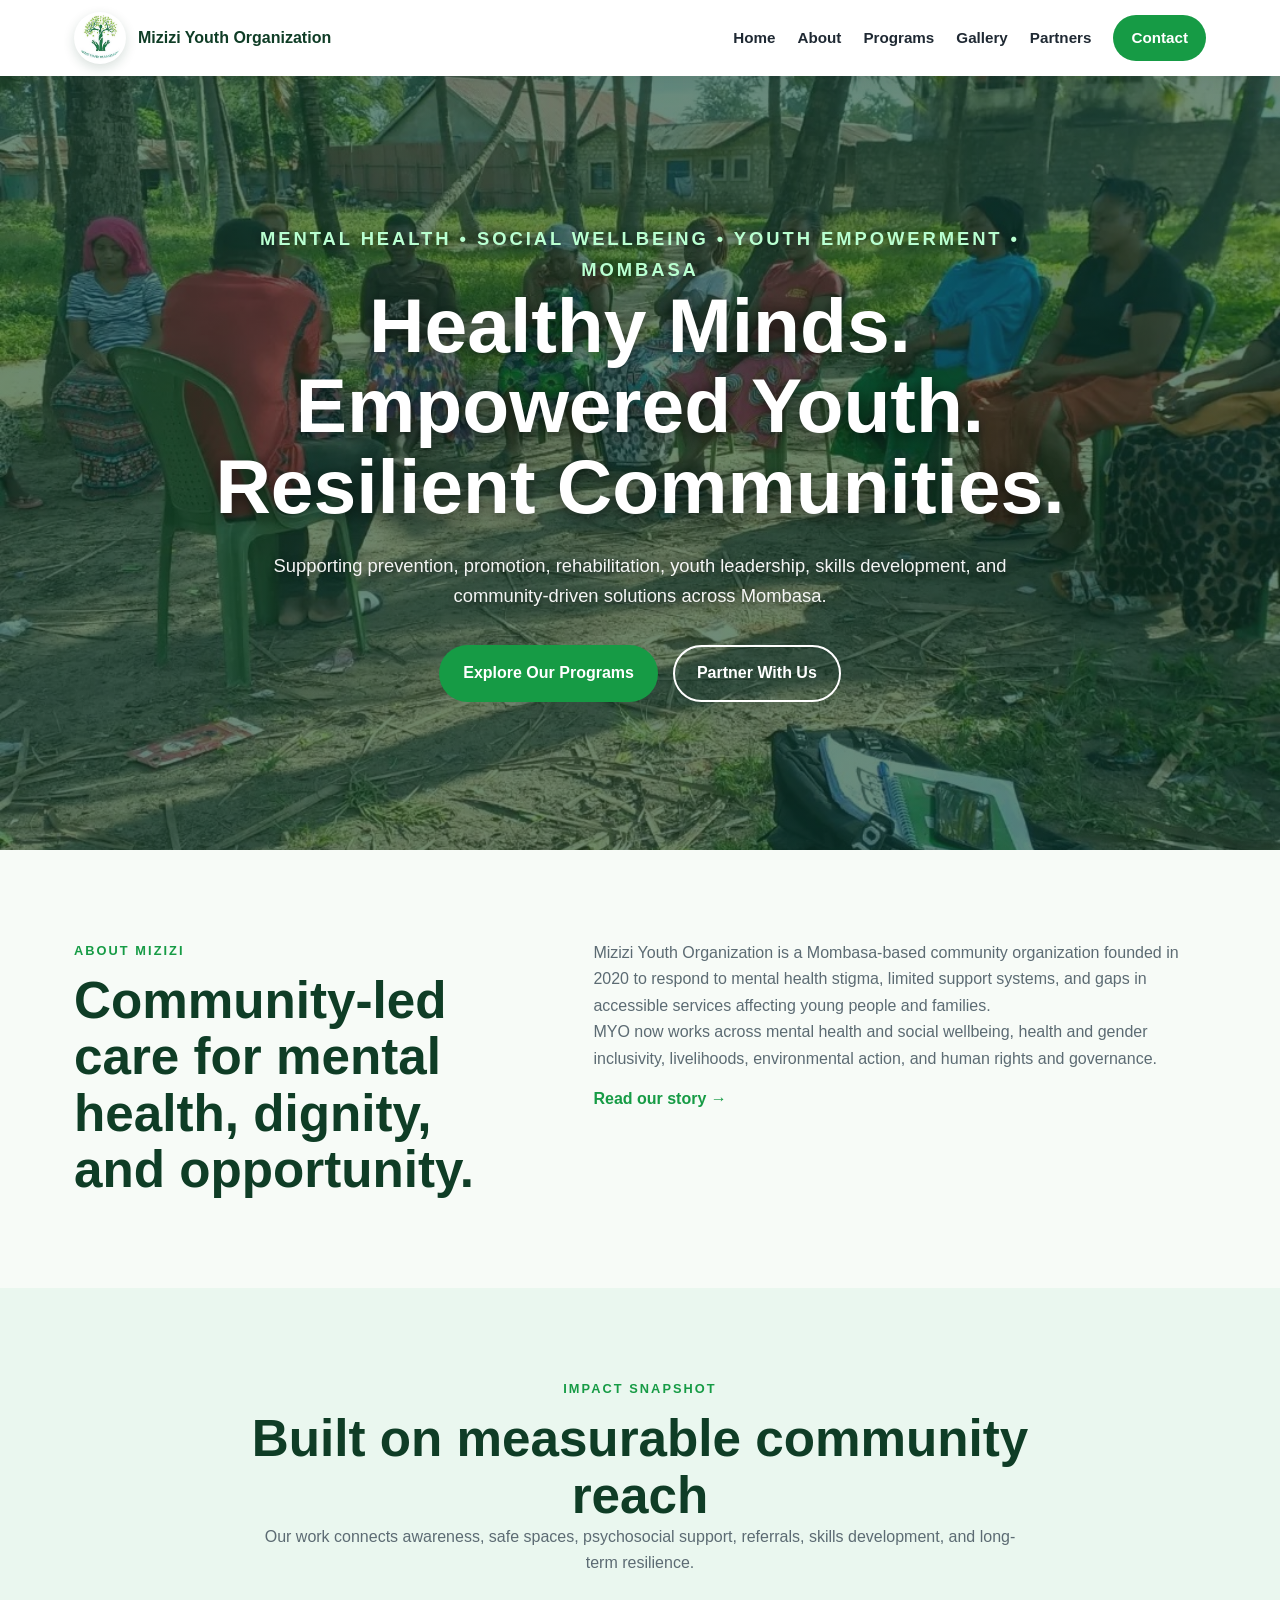
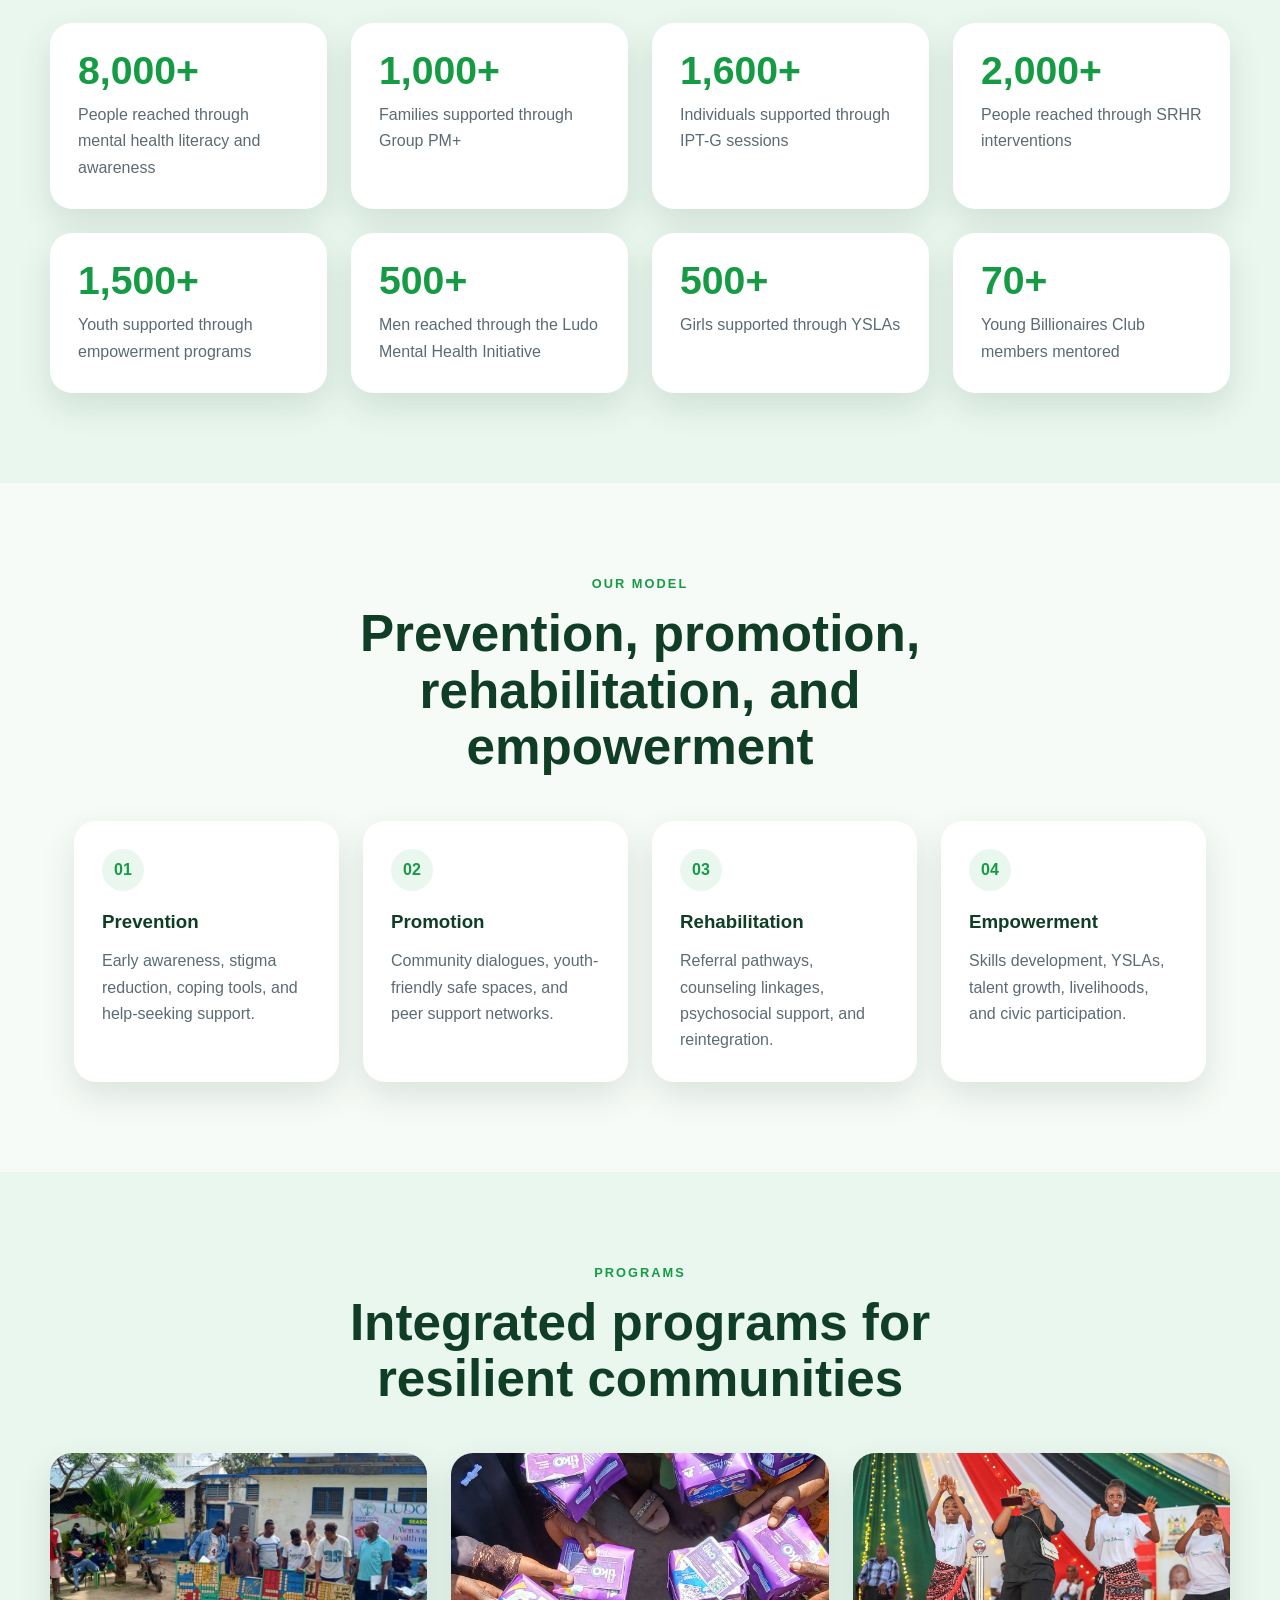
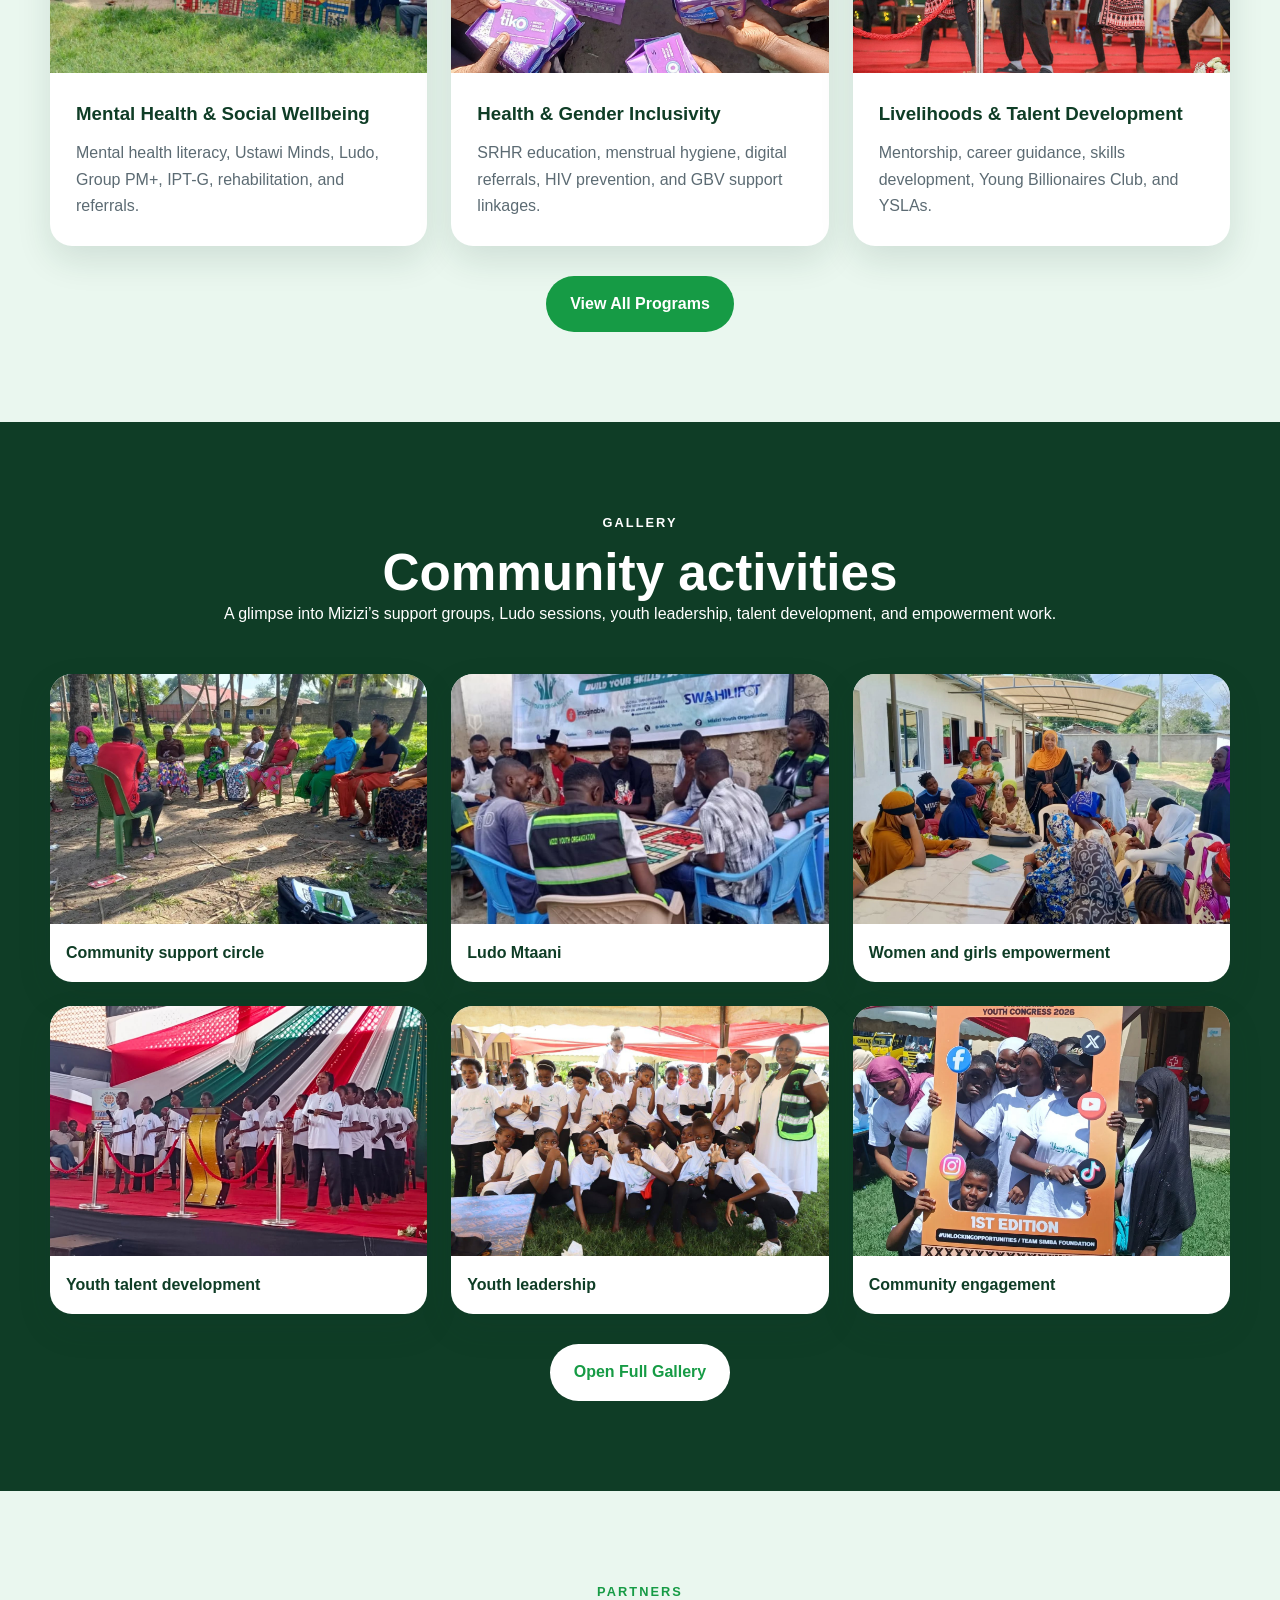
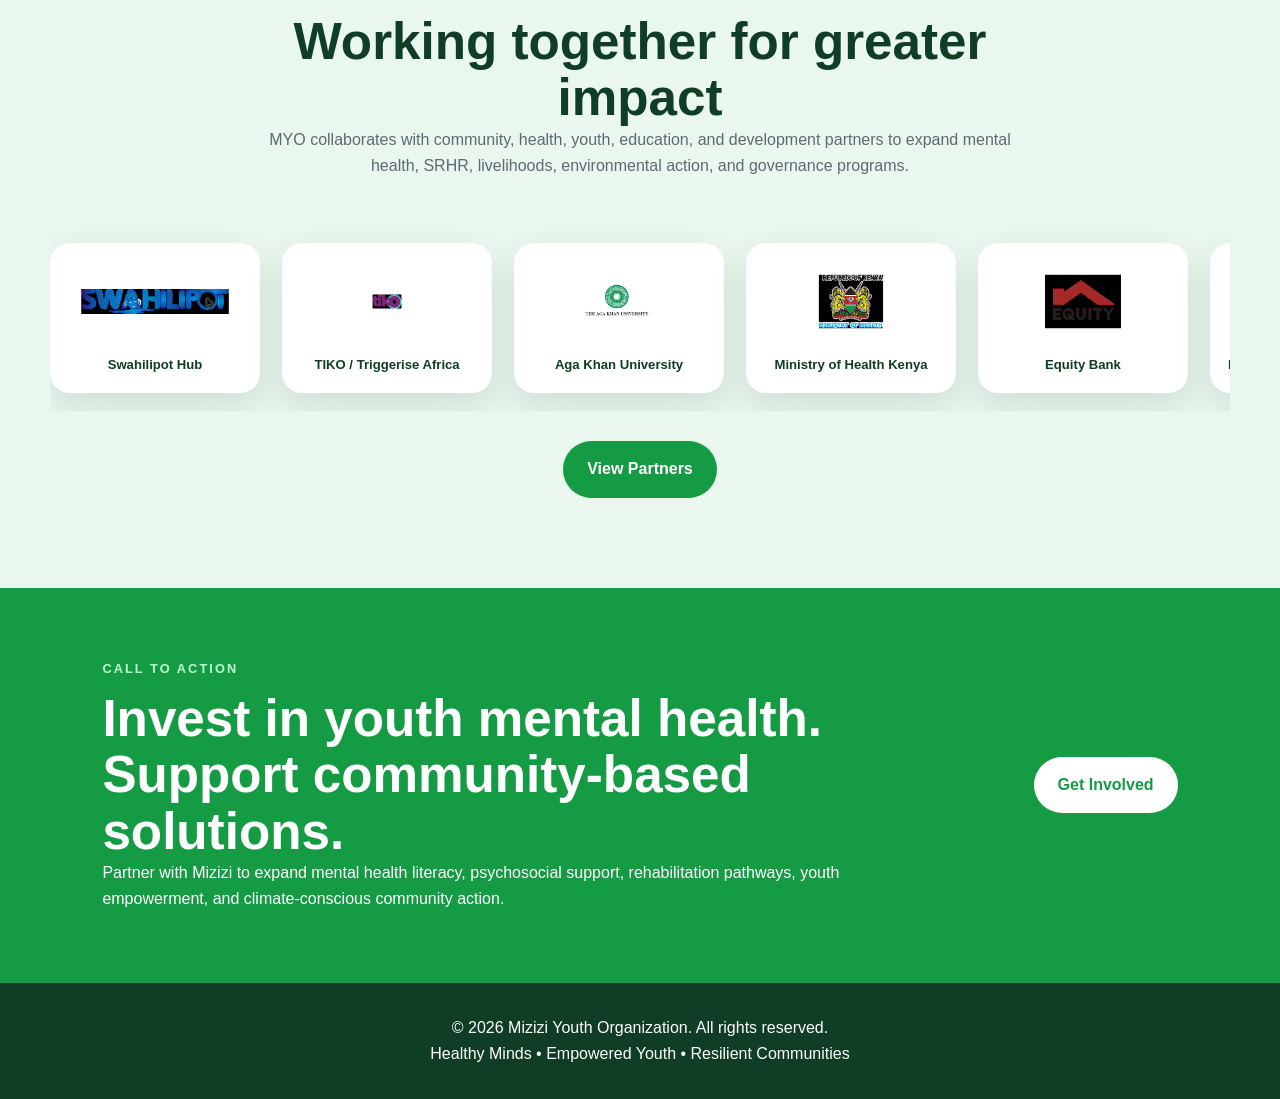
<file: index.html>
<!DOCTYPE html>
<html lang="en">
<head>
  <meta charset="UTF-8" />
  <meta name="viewport" content="width=device-width, initial-scale=1.0" />
  <title>Mizizi Youth Organization | Healthy Minds, Empowered Youth</title>
  <meta name="description" content="Mombasa-based community organization supporting mental health, youth empowerment, SRHR, rehabilitation, climate action, and governance." />
  <link rel="stylesheet" href="css/style.css" />
</head>
<body class="">
<header class="site-header">
  <nav class="navbar">
    <a href="index.html" class="brand">
      <img src="assets/images/mizizi-logo.png" alt="Mizizi Youth Organization logo" class="brand-logo" />
      <span>Mizizi Youth Organization</span>
    </a>
    <button class="menu-toggle" id="menuToggle" aria-label="Open navigation">☰</button>
    <div class="nav-links" id="navLinks">
      <a href="index.html">Home</a>
      <a href="about.html">About</a>
      <a href="programs.html">Programs</a>
      <a href="gallery.html">Gallery</a>
      <a href="partners.html">Partners</a>
      <a href="contact.html" class="nav-cta">Contact</a>
    </div>
  </nav>
</header>
<main>
<section class="hero" id="home">
  <div class="hero-content">
    <p class="eyebrow">Mental Health • Social Wellbeing • Youth Empowerment • Mombasa</p>
    <h1>Healthy Minds. Empowered Youth. Resilient Communities.</h1>
    <p>Supporting prevention, promotion, rehabilitation, youth leadership, skills development, and community-driven solutions across Mombasa.</p>
    <div class="hero-actions">
      <a href="programs.html" class="btn btn-primary">Explore Our Programs</a>
      <a href="contact.html" class="btn btn-secondary">Partner With Us</a>
    </div>
  </div>
</section>

<section class="section intro-section">
  <div class="two-col">
    <div>
      <p class="eyebrow">About Mizizi</p>
      <h2>Community-led care for mental health, dignity, and opportunity.</h2>
    </div>
    <div>
      <p>Mizizi Youth Organization is a Mombasa-based community organization founded in 2020 to respond to mental health stigma, limited support systems, and gaps in accessible services affecting young people and families.</p>
      <p>MYO now works across mental health and social wellbeing, health and gender inclusivity, livelihoods, environmental action, and human rights and governance.</p>
      <a href="about.html" class="text-link">Read our story →</a>
    </div>
  </div>
</section>

<section class="section light">
  <div class="section-heading">
    <p class="eyebrow">Impact Snapshot</p>
    <h2>Built on measurable community reach</h2>
    <p>Our work connects awareness, safe spaces, psychosocial support, referrals, skills development, and long-term resilience.</p>
  </div>
  <div class="stats-grid wide-stats">
    <div class="stat"><span>8,000+</span><p>People reached through mental health literacy and awareness</p></div>
    <div class="stat"><span>1,000+</span><p>Families supported through Group PM+</p></div>
    <div class="stat"><span>1,600+</span><p>Individuals supported through IPT-G sessions</p></div>
    <div class="stat"><span>2,000+</span><p>People reached through SRHR interventions</p></div>
    <div class="stat"><span>1,500+</span><p>Youth supported through empowerment programs</p></div>
    <div class="stat"><span>500+</span><p>Men reached through the Ludo Mental Health Initiative</p></div>
    <div class="stat"><span>500+</span><p>Girls supported through YSLAs</p></div>
    <div class="stat"><span>70+</span><p>Young Billionaires Club members mentored</p></div>
  </div>
</section>

<section class="section">
  <div class="section-heading">
    <p class="eyebrow">Our Model</p>
    <h2>Prevention, promotion, rehabilitation, and empowerment</h2>
  </div>
  <div class="model-grid">
    <article><span>01</span><h3>Prevention</h3><p>Early awareness, stigma reduction, coping tools, and help-seeking support.</p></article>
    <article><span>02</span><h3>Promotion</h3><p>Community dialogues, youth-friendly safe spaces, and peer support networks.</p></article>
    <article><span>03</span><h3>Rehabilitation</h3><p>Referral pathways, counseling linkages, psychosocial support, and reintegration.</p></article>
    <article><span>04</span><h3>Empowerment</h3><p>Skills development, YSLAs, talent growth, livelihoods, and civic participation.</p></article>
  </div>
</section>

<section class="section light">
  <div class="section-heading">
    <p class="eyebrow">Programs</p>
    <h2>Integrated programs for resilient communities</h2>
  </div>
  <div class="program-feature-grid">
    <article class="feature-card"><img src="assets/images/programs/ludo-mental-health.jpg" alt="Ludo Mtaani"><div><h3>Mental Health & Social Wellbeing</h3><p>Mental health literacy, Ustawi Minds, Ludo, Group PM+, IPT-G, rehabilitation, and referrals.</p></div></article>
    <article class="feature-card"><img src="assets/images/programs/srhr-program.jpg" alt="SRHR outreach and menstrual hygiene support"><div><h3>Health & Gender Inclusivity</h3><p>SRHR education, menstrual hygiene, digital referrals, HIV prevention, and GBV support linkages.</p></div></article>
    <article class="feature-card"><img src="assets/images/programs/young-billionaires.jpg" alt="Young Billionaires Club talent development"><div><h3>Livelihoods & Talent Development</h3><p>Mentorship, career guidance, skills development, Young Billionaires Club, and YSLAs.</p></div></article>
  </div>
  <div class="center"><a href="programs.html" class="btn btn-primary">View All Programs</a></div>
</section>

<section class="section gallery-section">
  <div class="section-heading">
    <p class="eyebrow">Gallery</p>
    <h2>Community activities</h2>
    <p>A glimpse into Mizizi’s support groups, Ludo sessions, youth leadership, talent development, and empowerment work.</p>
  </div>
  <div class="gallery-grid">
    <figure><img src="assets/images/gallery/gallery1.jpeg" alt="Community support circle"><figcaption>Community support circle</figcaption></figure>
    <figure><img src="assets/images/gallery/gallery2.jpeg" alt="Ludo Mtaani"><figcaption>Ludo Mtaani</figcaption></figure>
    <figure><img src="assets/images/gallery/gallery3.jpeg" alt="Women and girls savings group"><figcaption>Women and girls empowerment</figcaption></figure>
    <figure><img src="assets/images/gallery/gallery4.jpeg" alt="Young Billionaires talent showcase"><figcaption>Youth talent development</figcaption></figure>
    <figure><img src="assets/images/gallery/gallery6.jpeg" alt="Youth group photo"><figcaption>Youth leadership</figcaption></figure>
    <figure><img src="assets/images/gallery/gallery7.jpeg" alt="Changamwe youth congress"><figcaption>Community engagement</figcaption></figure>
  </div>
  <div class="center"><a href="gallery.html" class="btn btn-light">Open Full Gallery</a></div>
</section>

<section class="section light partners-preview">
  <div class="section-heading">
    <p class="eyebrow">Partners</p>
    <h2>Working together for greater impact</h2>
    <p>MYO collaborates with community, health, youth, education, and development partners to expand mental health, SRHR, livelihoods, environmental action, and governance programs.</p>
  </div>
  <div class="partner-marquee" aria-label="Mizizi partner logos">
  <div class="partner-track">
    <div class="partner-logo"><img src="assets/images/partners/swahilipot-hub.png" alt="Swahilipot Hub logo"><span>Swahilipot Hub</span></div>
<div class="partner-logo"><img src="assets/images/partners/tiko-triggerise.png" alt="TIKO / Triggerise Africa logo"><span>TIKO / Triggerise Africa</span></div>
<div class="partner-logo"><img src="assets/images/partners/aga-khan-university.png" alt="Aga Khan University logo"><span>Aga Khan University</span></div>
<div class="partner-logo"><img src="assets/images/partners/ministry-of-health.png" alt="Ministry of Health Kenya logo"><span>Ministry of Health Kenya</span></div>
<div class="partner-logo"><img src="assets/images/partners/equity-bank.png" alt="Equity Bank logo"><span>Equity Bank</span></div>
<div class="partner-logo"><img src="assets/images/partners/mombasa-women-empowerment-network.png" alt="Mombasa Women Empowerment Network logo"><span>Mombasa Women Empowerment Network</span></div>
<div class="partner-logo"><img src="assets/images/partners/mombasa-young-mothers.png" alt="Mombasa Young Mothers logo"><span>Mombasa Young Mothers</span></div>
<div class="partner-logo"><img src="assets/images/partners/pwani-youth-network.png" alt="Pwani Youth Network logo"><span>Pwani Youth Network</span></div>
<div class="partner-logo"><img src="assets/images/partners/shofco.png" alt="SHOFCO logo"><span>SHOFCO</span></div>
<div class="partner-logo"><img src="assets/images/partners/youth-alive-kenya.png" alt="Youth Alive Kenya logo"><span>Youth Alive Kenya</span></div>
<div class="partner-logo"><img src="assets/images/partners/thrive-together-cbo.png" alt="Thrive Together CBO logo"><span>Thrive Together CBO</span></div>
<div class="partner-logo"><img src="assets/images/partners/strong-minds-africa.png" alt="Strong Minds Africa logo"><span>Strong Minds Africa</span></div>
    <div class="partner-logo"><img src="assets/images/partners/swahilipot-hub.png" alt="Swahilipot Hub logo"><span>Swahilipot Hub</span></div>
<div class="partner-logo"><img src="assets/images/partners/tiko-triggerise.png" alt="TIKO / Triggerise Africa logo"><span>TIKO / Triggerise Africa</span></div>
<div class="partner-logo"><img src="assets/images/partners/aga-khan-university.png" alt="Aga Khan University logo"><span>Aga Khan University</span></div>
<div class="partner-logo"><img src="assets/images/partners/ministry-of-health.png" alt="Ministry of Health Kenya logo"><span>Ministry of Health Kenya</span></div>
<div class="partner-logo"><img src="assets/images/partners/equity-bank.png" alt="Equity Bank logo"><span>Equity Bank</span></div>
<div class="partner-logo"><img src="assets/images/partners/mombasa-women-empowerment-network.png" alt="Mombasa Women Empowerment Network logo"><span>Mombasa Women Empowerment Network</span></div>
<div class="partner-logo"><img src="assets/images/partners/mombasa-young-mothers.png" alt="Mombasa Young Mothers logo"><span>Mombasa Young Mothers</span></div>
<div class="partner-logo"><img src="assets/images/partners/pwani-youth-network.png" alt="Pwani Youth Network logo"><span>Pwani Youth Network</span></div>
<div class="partner-logo"><img src="assets/images/partners/shofco.png" alt="SHOFCO logo"><span>SHOFCO</span></div>
<div class="partner-logo"><img src="assets/images/partners/youth-alive-kenya.png" alt="Youth Alive Kenya logo"><span>Youth Alive Kenya</span></div>
<div class="partner-logo"><img src="assets/images/partners/thrive-together-cbo.png" alt="Thrive Together CBO logo"><span>Thrive Together CBO</span></div>
<div class="partner-logo"><img src="assets/images/partners/strong-minds-africa.png" alt="Strong Minds Africa logo"><span>Strong Minds Africa</span></div>
  </div>
</div>
  <div class="center"><a href="partners.html" class="btn btn-primary">View Partners</a></div>
</section>

<section class="cta-band">
  <div>
    <p class="eyebrow">Call to Action</p>
    <h2>Invest in youth mental health. Support community-based solutions.</h2>
    <p>Partner with Mizizi to expand mental health literacy, psychosocial support, rehabilitation pathways, youth empowerment, and climate-conscious community action.</p>
  </div>
  <a href="contact.html" class="btn btn-light">Get Involved</a>
</section>
</main>
<footer class="site-footer">
  <p>© 2026 Mizizi Youth Organization. All rights reserved.</p>
  <p>Healthy Minds • Empowered Youth • Resilient Communities</p>
</footer>
<script src="js/main.js"></script>
</body>
</html>
</file>
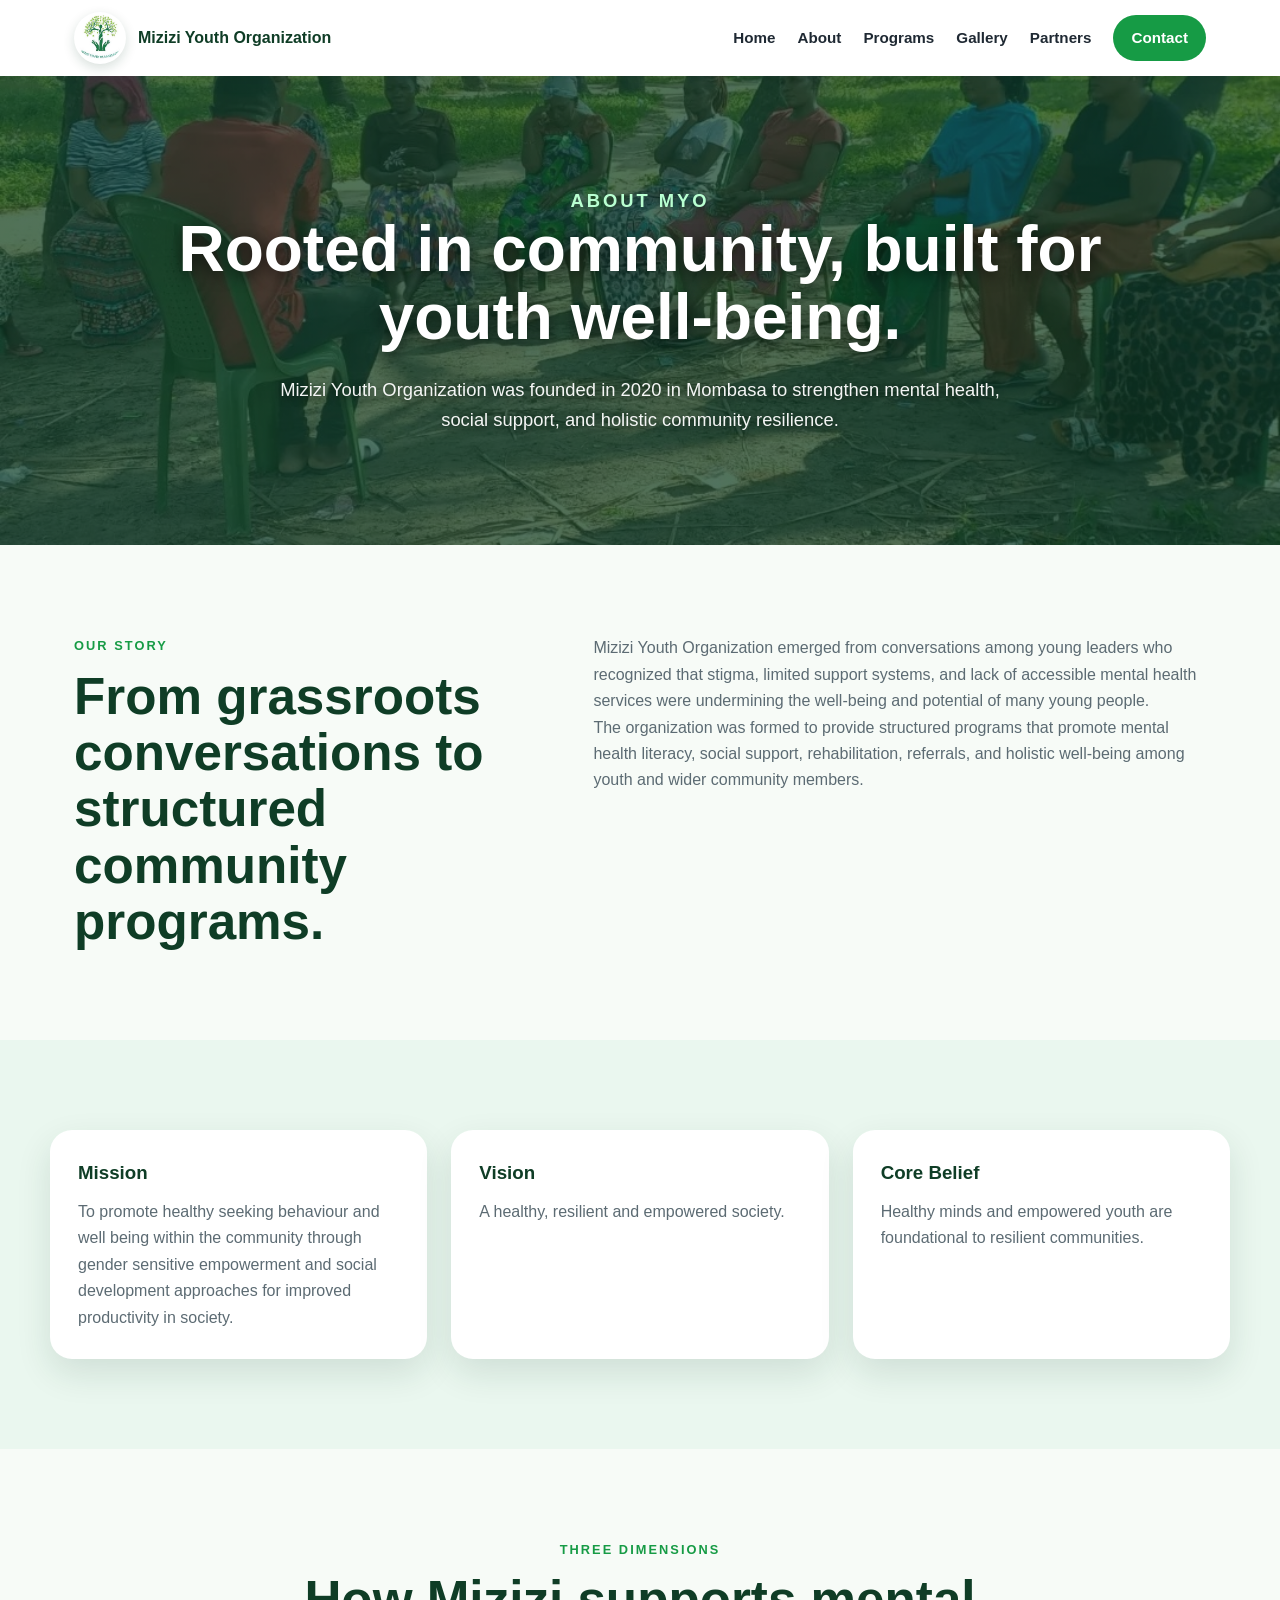
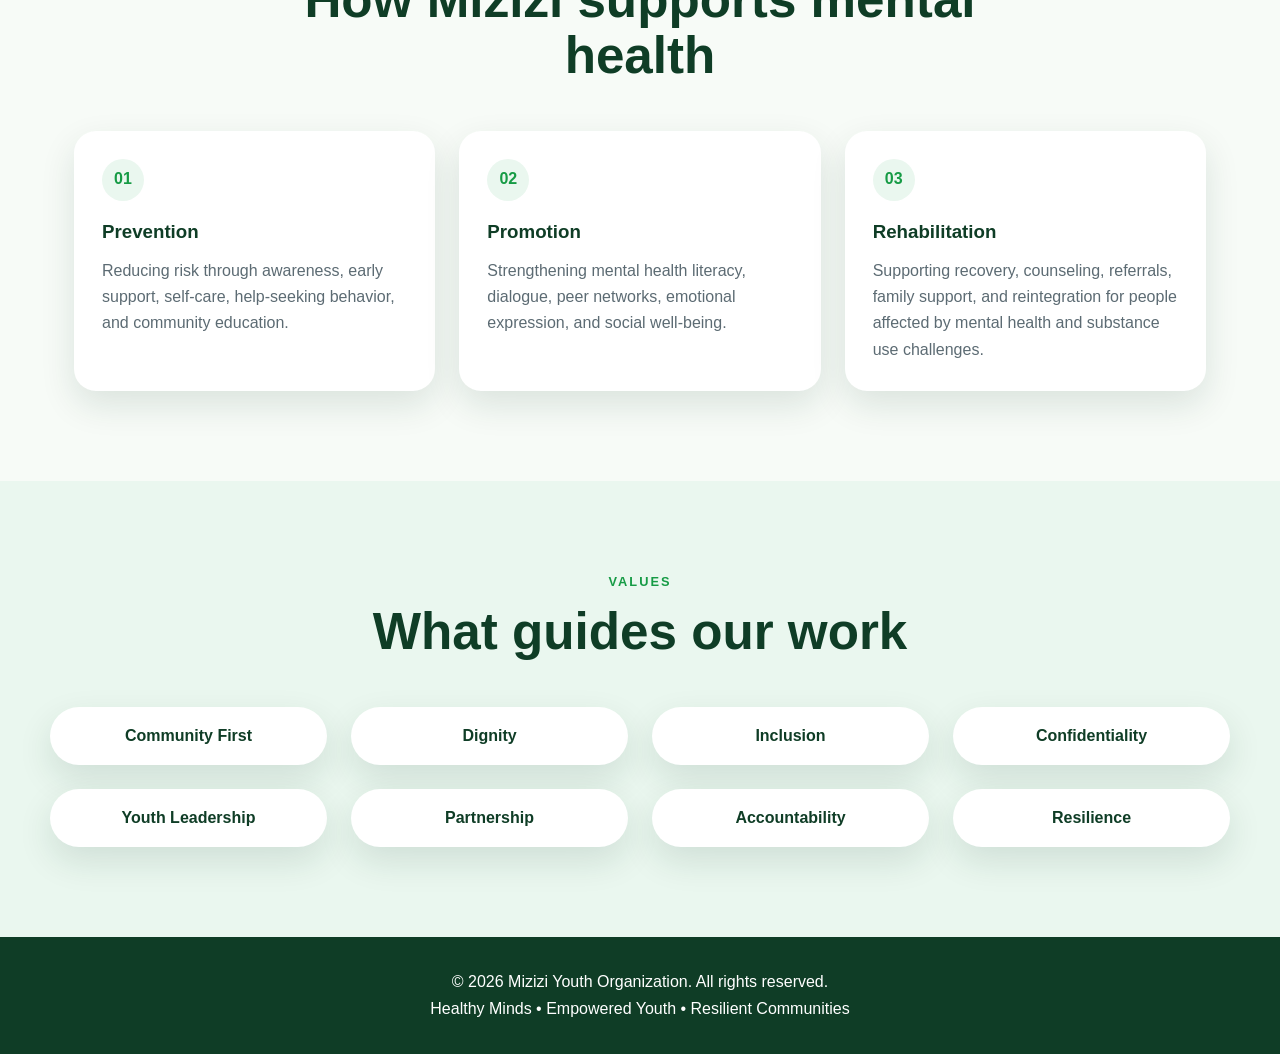
<file: about.html>
<!DOCTYPE html>
<html lang="en">
<head>
  <meta charset="UTF-8" />
  <meta name="viewport" content="width=device-width, initial-scale=1.0" />
  <title>About | Mizizi Youth Organization</title>
  <meta name="description" content="Learn about MYO, a community-based organization founded in Mombasa in 2020." />
  <link rel="stylesheet" href="css/style.css" />
</head>
<body class="">
<header class="site-header">
  <nav class="navbar">
    <a href="index.html" class="brand">
      <img src="assets/images/mizizi-logo.png" alt="Mizizi Youth Organization logo" class="brand-logo" />
      <span>Mizizi Youth Organization</span>
    </a>
    <button class="menu-toggle" id="menuToggle" aria-label="Open navigation">☰</button>
    <div class="nav-links" id="navLinks">
      <a href="index.html">Home</a>
      <a href="about.html">About</a>
      <a href="programs.html">Programs</a>
      <a href="gallery.html">Gallery</a>
      <a href="partners.html">Partners</a>
      <a href="contact.html" class="nav-cta">Contact</a>
    </div>
  </nav>
</header>
<main>
<section class="page-hero small-hero">
  <p class="eyebrow">About MYO</p>
  <h1>Rooted in community, built for youth well-being.</h1>
  <p>Mizizi Youth Organization was founded in 2020 in Mombasa to strengthen mental health, social support, and holistic community resilience.</p>
</section>

<section class="section">
  <div class="two-col">
    <div><p class="eyebrow">Our Story</p><h2>From grassroots conversations to structured community programs.</h2></div>
    <div>
      <p>Mizizi Youth Organization emerged from conversations among young leaders who recognized that stigma, limited support systems, and lack of accessible mental health services were undermining the well-being and potential of many young people.</p>
      <p>The organization was formed to provide structured programs that promote mental health literacy, social support, rehabilitation, referrals, and holistic well-being among youth and wider community members.</p>
    </div>
  </div>
</section>

<section class="section light">
  <div class="mission-grid">
    <article><h3>Mission</h3><p>To promote healthy seeking behaviour and well being within the community through gender sensitive empowerment and social development approaches for improved productivity in society.</p></article>
    <article><h3>Vision</h3><p>A healthy, resilient and empowered society.</p></article>
    <article><h3>Core Belief</h3><p>Healthy minds and empowered youth are foundational to resilient communities.</p></article>
  </div>
</section>

<section class="section">
  <div class="section-heading"><p class="eyebrow">Three Dimensions</p><h2>How Mizizi supports mental health</h2></div>
  <div class="model-grid three">
    <article><span>01</span><h3>Prevention</h3><p>Reducing risk through awareness, early support, self-care, help-seeking behavior, and community education.</p></article>
    <article><span>02</span><h3>Promotion</h3><p>Strengthening mental health literacy, dialogue, peer networks, emotional expression, and social well-being.</p></article>
    <article><span>03</span><h3>Rehabilitation</h3><p>Supporting recovery, counseling, referrals, family support, and reintegration for people affected by mental health and substance use challenges.</p></article>
  </div>
</section>

<section class="section light">
  <div class="section-heading"><p class="eyebrow">Values</p><h2>What guides our work</h2></div>
  <div class="values-grid">
    <span>Community First</span><span>Dignity</span><span>Inclusion</span><span>Confidentiality</span><span>Youth Leadership</span><span>Partnership</span><span>Accountability</span><span>Resilience</span>
  </div>
</section>
</main>
<footer class="site-footer">
  <p>© 2026 Mizizi Youth Organization. All rights reserved.</p>
  <p>Healthy Minds • Empowered Youth • Resilient Communities</p>
</footer>
<script src="js/main.js"></script>
</body>
</html>
</file>
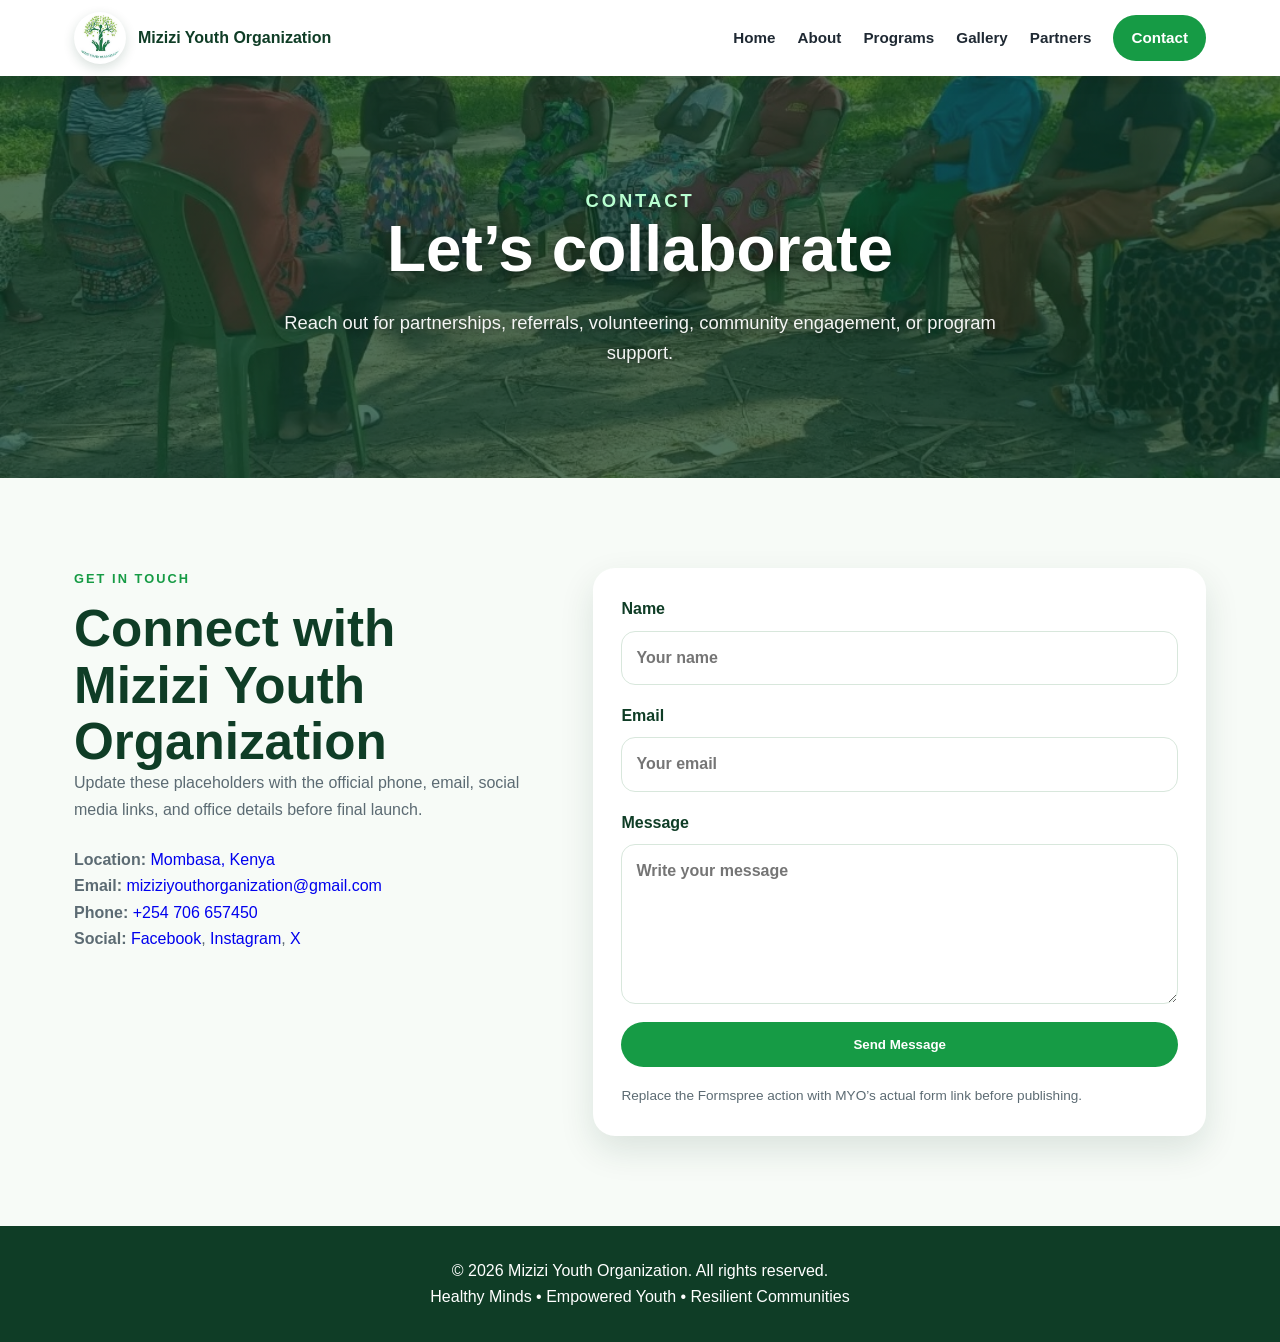
<file: contact.html>
<!DOCTYPE html>
<html lang="en">
<head>
  <meta charset="UTF-8" />
  <meta name="viewport" content="width=device-width, initial-scale=1.0" />
  <title>Contact | Mizizi Youth Organization</title>
  <meta name="description" content="Contact MYO for partnerships, referrals, volunteering, and support." />
  <link rel="stylesheet" href="css/style.css" />
</head>
<body class="">
<header class="site-header">
  <nav class="navbar">
    <a href="index.html" class="brand">
      <img src="assets/images/mizizi-logo.png" alt="Mizizi Youth Organization logo" class="brand-logo" />
      <span>Mizizi Youth Organization</span>
    </a>
    <button class="menu-toggle" id="menuToggle" aria-label="Open navigation">☰</button>
    <div class="nav-links" id="navLinks">
      <a href="index.html">Home</a>
      <a href="about.html">About</a>
      <a href="programs.html">Programs</a>
      <a href="gallery.html">Gallery</a>
      <a href="partners.html">Partners</a>
      <a href="contact.html" class="nav-cta">Contact</a>
    </div>
  </nav>
</header>
<main>
<section class="page-hero contact-hero">
  <p class="eyebrow">Contact</p>
  <h1>Let’s collaborate</h1>
  <p>Reach out for partnerships, referrals, volunteering, community engagement, or program support.</p>
</section>
<section class="section contact-section">
  <div class="two-col">
    <div>
      <p class="eyebrow">Get in touch</p>
      <h2>Connect with Mizizi Youth Organization</h2>
      <p>Update these placeholders with the official phone, email, social media links, and office details before final launch.</p>
      <div class="contact-list">
        <p><strong>Location:</strong> <a href="https://www.google.com/maps/search/?api=1&query=Mombasa%2C+Kenya" target="_blank" rel="noopener noreferrer">Mombasa, Kenya</a></p>
        <p><strong>Email:</strong> <a href="mailto:miziziyouthorganization@gmail.com">miziziyouthorganization@gmail.com</a></p>
        <p><strong>Phone:</strong> <a href="tel:+254706657450">+254 706 657450</a></p>
        <p>
          <strong>Social:</strong>
          <a href="https://www.facebook.com/share/1G7s2XDKAb/" target="_blank" rel="noopener noreferrer">Facebook</a>,
          <a href="https://www.instagram.com/mizizi_youth_organization?igsh=MWdleDFicDhoZGYybg==" target="_blank" rel="noopener noreferrer">Instagram</a>,
          <a href="https://x.com/Mizizi_Youth" target="_blank" rel="noopener noreferrer">X</a>
        </p>
      </div>
    </div>
    <form class="contact-form" action="https://formspree.io/f/YOUR-FORM-ID" method="POST">
      <label>Name<input type="text" name="name" placeholder="Your name" required></label>
      <label>Email<input type="email" name="email" placeholder="Your email" required></label>
      <label>Message<textarea name="message" rows="5" placeholder="Write your message" required></textarea></label>
      <button type="submit" class="btn btn-primary">Send Message</button>
      <p class="form-note">Replace the Formspree action with MYO’s actual form link before publishing.</p>
    </form>
  </div>
</section>
</main>
<footer class="site-footer">
  <p>© 2026 Mizizi Youth Organization. All rights reserved.</p>
  <p>Healthy Minds • Empowered Youth • Resilient Communities</p>
</footer>
<script src="js/main.js"></script>
</body>
</html>
</file>
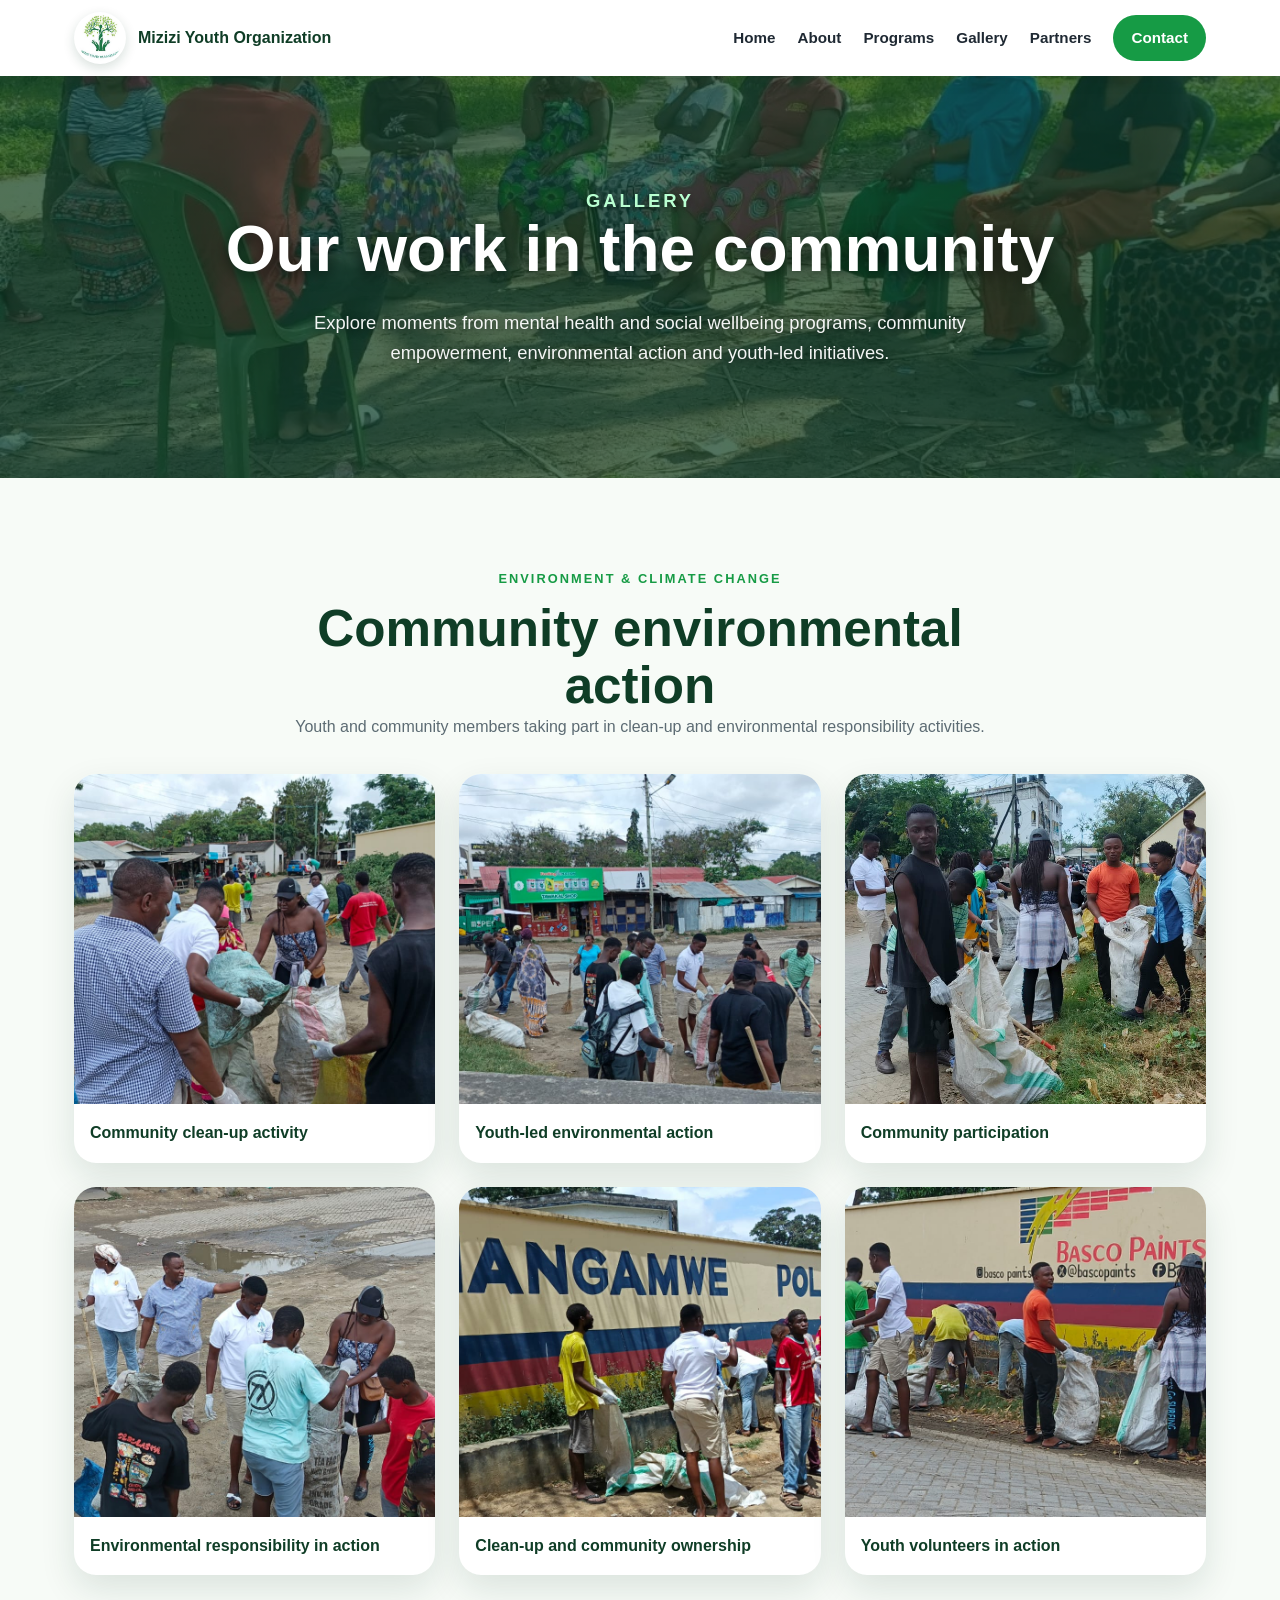
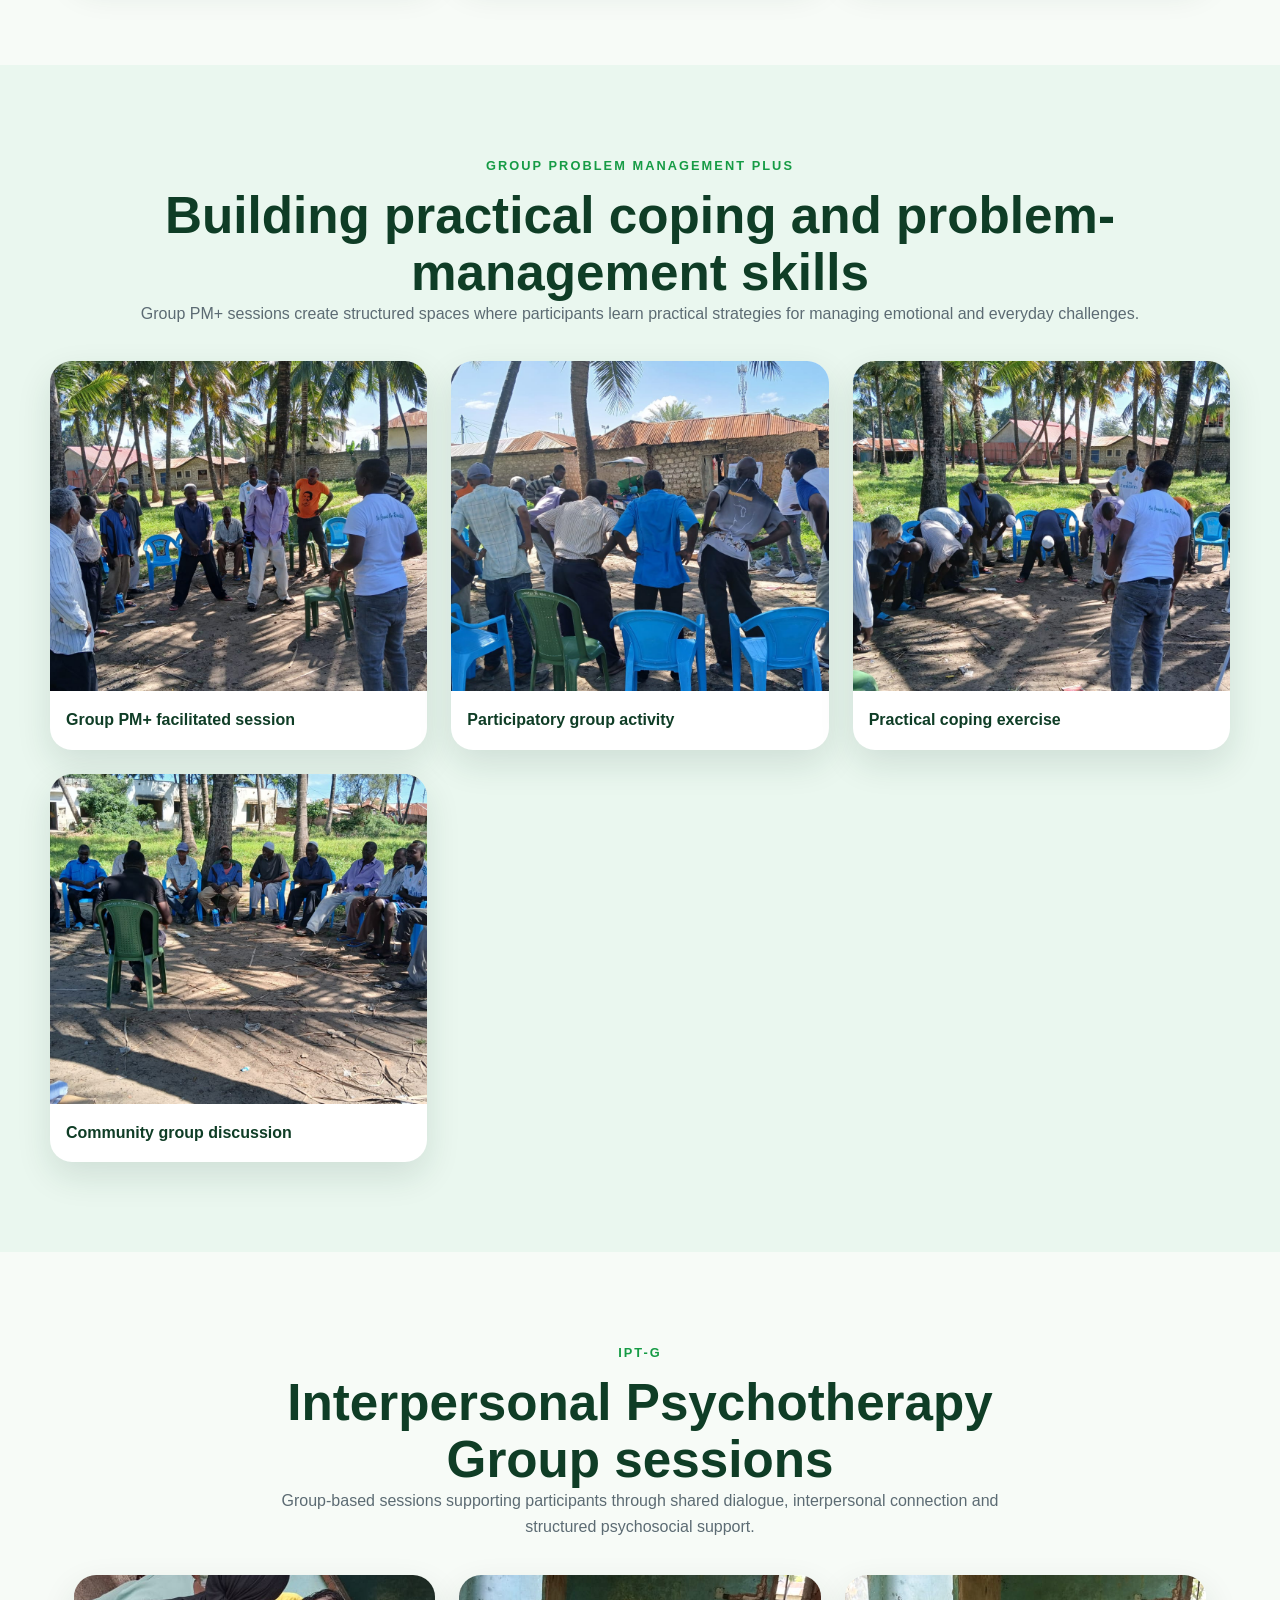
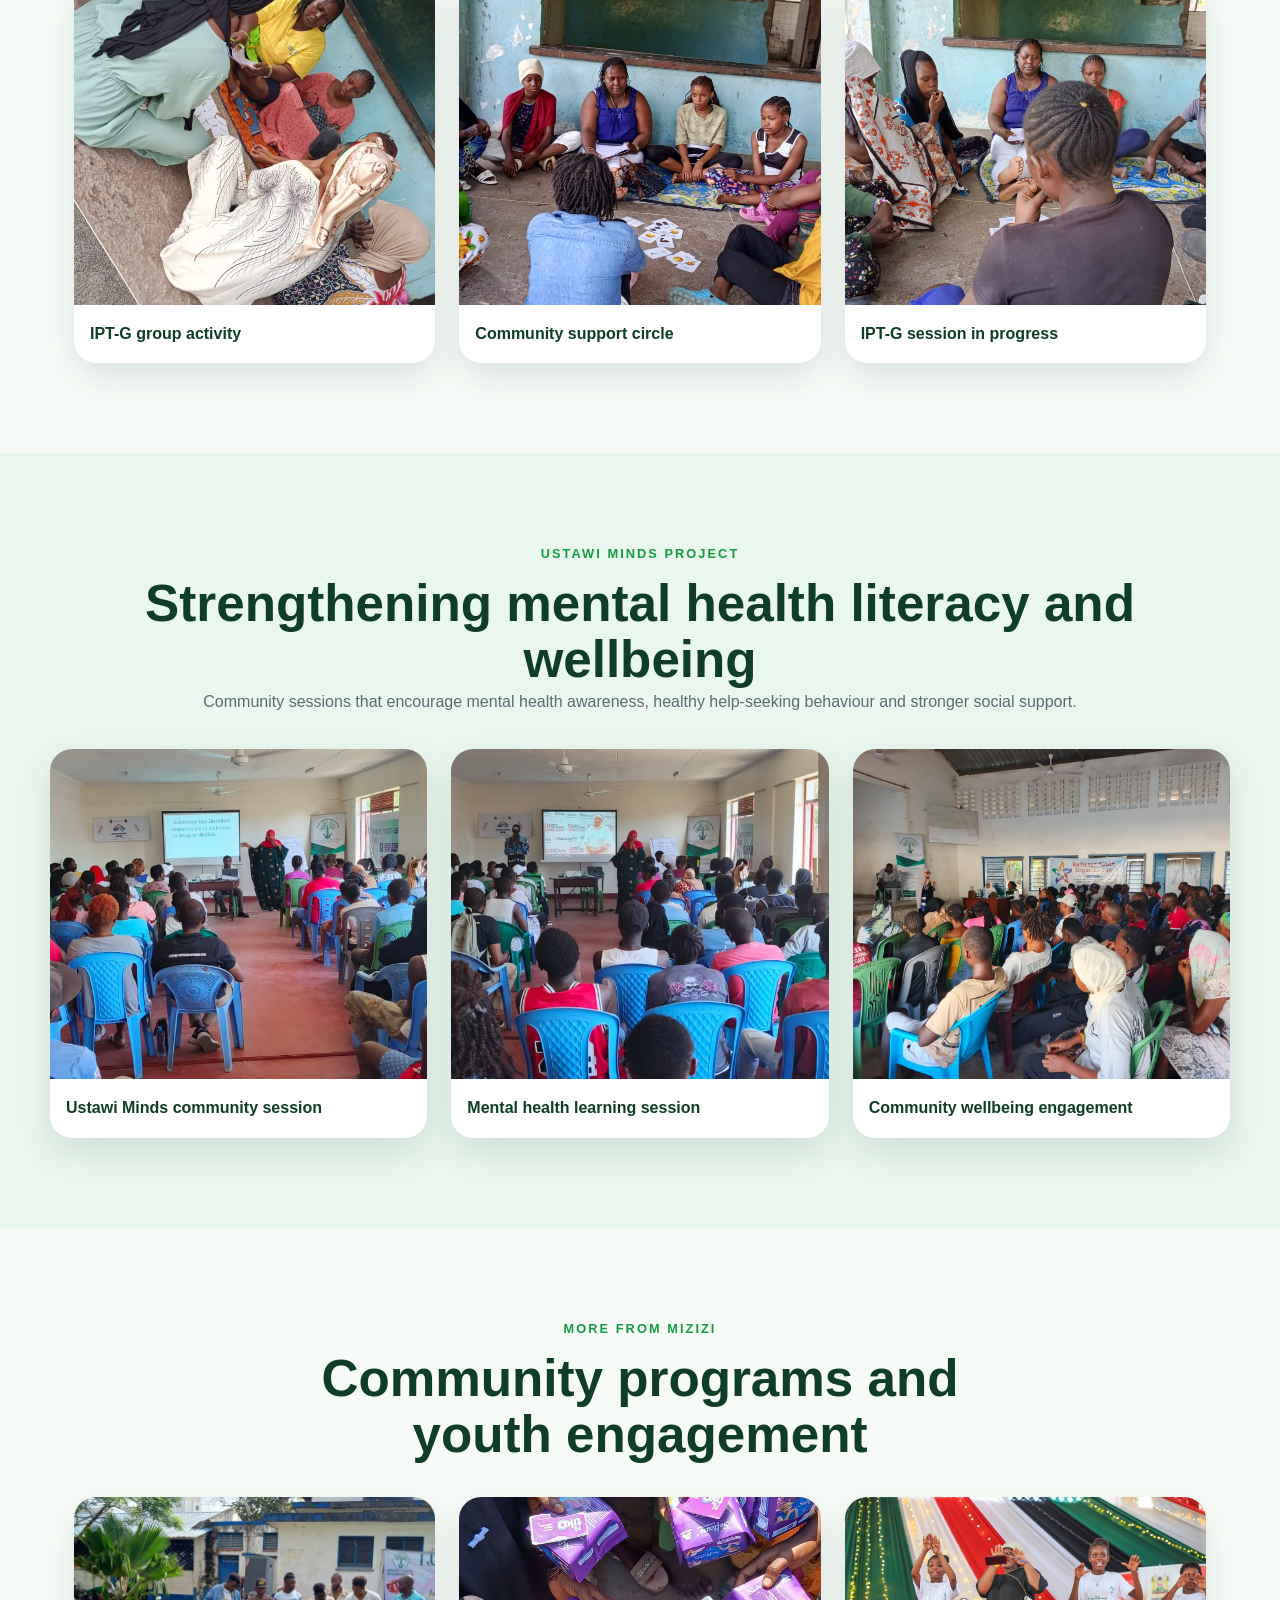
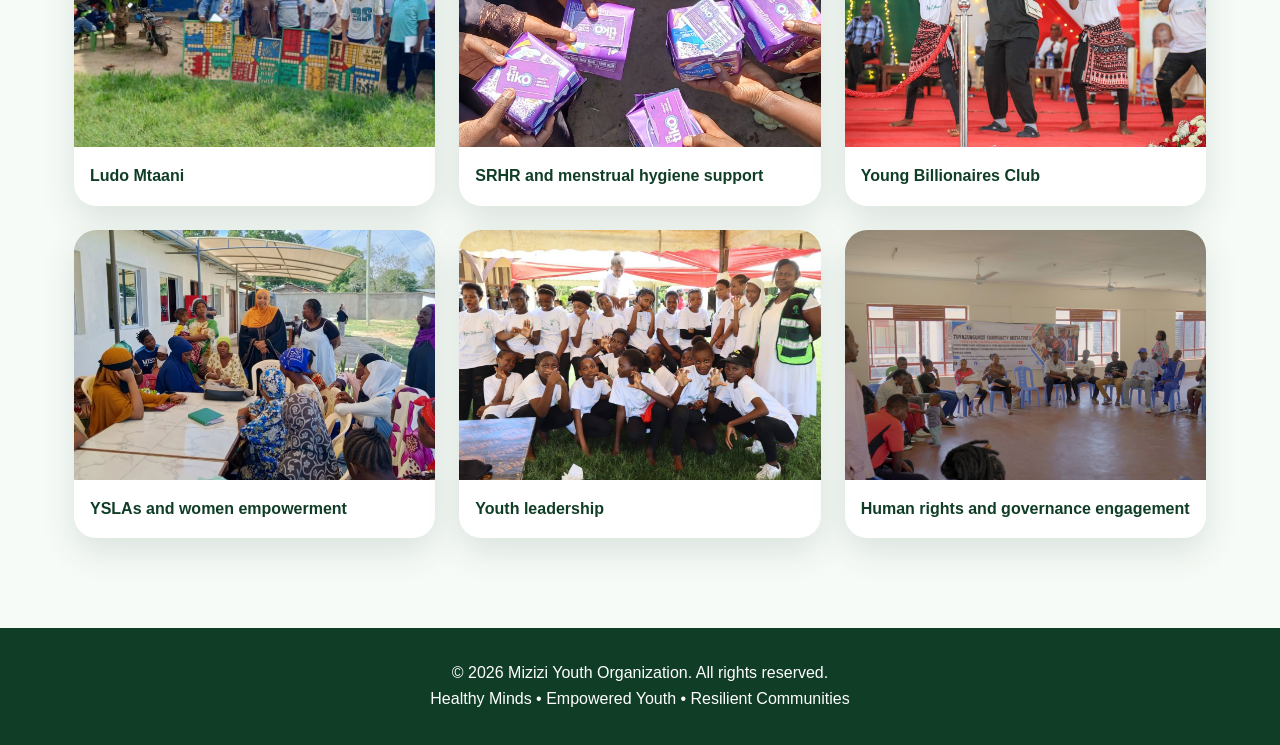
<file: gallery.html>
<!DOCTYPE html>
<html lang="en">
<head>
  <meta charset="UTF-8" />
  <meta name="viewport" content="width=device-width, initial-scale=1.0" />
  <title>Gallery | Mizizi Youth Organization</title>
  <meta name="description" content="Photos from Mizizi Youth Organization programs, community activities and outreach across Mombasa." />
  <link rel="stylesheet" href="css/style.css" />
</head>
<body>
<header class="site-header">
  <nav class="navbar">
    <a href="index.html" class="brand">
      <img src="assets/images/mizizi-logo.png" alt="Mizizi Youth Organization logo" class="brand-logo" />
      <span>Mizizi Youth Organization</span>
    </a>
    <button class="menu-toggle" id="menuToggle" aria-label="Open navigation">☰</button>
    <div class="nav-links" id="navLinks">
      <a href="index.html">Home</a>
      <a href="about.html">About</a>
      <a href="programs.html">Programs</a>
      <a href="gallery.html">Gallery</a>
      <a href="partners.html">Partners</a>
      <a href="contact.html" class="nav-cta">Contact</a>
    </div>
  </nav>
</header>
<main>
<section class="page-hero gallery-hero">
  <p class="eyebrow">Gallery</p>
  <h1>Our work in the community</h1>
  <p>Explore moments from mental health and social wellbeing programs, community empowerment, environmental action and youth-led initiatives.</p>
</section>

<section class="section gallery-category">
  <div class="section-heading">
    <p class="eyebrow">Environment & Climate Change</p>
    <h2>Community environmental action</h2>
    <p>Youth and community members taking part in clean-up and environmental responsibility activities.</p>
  </div>
  <div class="gallery-grid large-gallery">
    <figure><img src="assets/images/gallery/environment/environment-1.jpg" alt="Community environmental clean-up activity" loading="lazy"><figcaption>Community clean-up activity</figcaption></figure>
    <figure><img src="assets/images/gallery/environment/environment-2.jpg" alt="Youth participating in an environmental clean-up" loading="lazy"><figcaption>Youth-led environmental action</figcaption></figure>
    <figure><img src="assets/images/gallery/environment/environment-3.jpg" alt="Community members collecting litter" loading="lazy"><figcaption>Community participation</figcaption></figure>
    <figure><img src="assets/images/gallery/environment/environment-4.jpg" alt="Environmental action in the community" loading="lazy"><figcaption>Environmental responsibility in action</figcaption></figure>
    <figure><img src="assets/images/gallery/environment/environment-5.jpg" alt="Environmental clean-up near Changamwe" loading="lazy"><figcaption>Clean-up and community ownership</figcaption></figure>
    <figure><img src="assets/images/gallery/environment/environment-6.jpg" alt="Youth volunteers during a clean-up activity" loading="lazy"><figcaption>Youth volunteers in action</figcaption></figure>
  </div>
</section>

<section class="section light gallery-category">
  <div class="section-heading">
    <p class="eyebrow">Group Problem Management Plus</p>
    <h2>Building practical coping and problem-management skills</h2>
    <p>Group PM+ sessions create structured spaces where participants learn practical strategies for managing emotional and everyday challenges.</p>
  </div>
  <div class="gallery-grid large-gallery">
    <figure><img src="assets/images/gallery/group-pm/group-pm-1.jpg" alt="Group Problem Management Plus session" loading="lazy"><figcaption>Group PM+ facilitated session</figcaption></figure>
    <figure><img src="assets/images/gallery/group-pm/group-pm-2.jpg" alt="Participants taking part in a Group PM Plus activity" loading="lazy"><figcaption>Participatory group activity</figcaption></figure>
    <figure><img src="assets/images/gallery/group-pm/group-pm-3.jpg" alt="Group PM Plus practical exercise" loading="lazy"><figcaption>Practical coping exercise</figcaption></figure>
    <figure><img src="assets/images/gallery/group-pm/group-pm-4.jpg" alt="Community Group PM Plus discussion" loading="lazy"><figcaption>Community group discussion</figcaption></figure>
  </div>
</section>

<section class="section gallery-category">
  <div class="section-heading">
    <p class="eyebrow">IPT-G</p>
    <h2>Interpersonal Psychotherapy Group sessions</h2>
    <p>Group-based sessions supporting participants through shared dialogue, interpersonal connection and structured psychosocial support.</p>
  </div>
  <div class="gallery-grid large-gallery">
    <figure><img src="assets/images/gallery/iptg/iptg-1.jpg" alt="IPT-G group activity" loading="lazy"><figcaption>IPT-G group activity</figcaption></figure>
    <figure><img src="assets/images/gallery/iptg/iptg-2.jpg" alt="IPT-G community support circle" loading="lazy"><figcaption>Community support circle</figcaption></figure>
    <figure><img src="assets/images/gallery/iptg/iptg-3.jpg" alt="Participants in an IPT-G session" loading="lazy"><figcaption>IPT-G session in progress</figcaption></figure>
  </div>
</section>

<section class="section light gallery-category">
  <div class="section-heading">
    <p class="eyebrow">Ustawi Minds Project</p>
    <h2>Strengthening mental health literacy and wellbeing</h2>
    <p>Community sessions that encourage mental health awareness, healthy help-seeking behaviour and stronger social support.</p>
  </div>
  <div class="gallery-grid large-gallery">
    <figure><img src="assets/images/gallery/ustawi/ustawi-1.jpg" alt="Ustawi Minds community mental health session" loading="lazy"><figcaption>Ustawi Minds community session</figcaption></figure>
    <figure><img src="assets/images/gallery/ustawi/ustawi-2.jpg" alt="Participants attending an Ustawi Minds session" loading="lazy"><figcaption>Mental health learning session</figcaption></figure>
    <figure><img src="assets/images/gallery/ustawi/ustawi-3.jpg" alt="Community participants in an Ustawi Minds activity" loading="lazy"><figcaption>Community wellbeing engagement</figcaption></figure>
  </div>
</section>

<section class="section gallery-category">
  <div class="section-heading">
    <p class="eyebrow">More From Mizizi</p>
    <h2>Community programs and youth engagement</h2>
  </div>
  <div class="gallery-grid">
    <figure><img src="assets/images/programs/ludo-mental-health.jpg" alt="Ludo Mtaani" loading="lazy"><figcaption>Ludo Mtaani</figcaption></figure>
    <figure><img src="assets/images/programs/srhr-program.jpg" alt="SRHR and menstrual hygiene support" loading="lazy"><figcaption>SRHR and menstrual hygiene support</figcaption></figure>
    <figure><img src="assets/images/programs/young-billionaires.jpg" alt="Young Billionaires Club" loading="lazy"><figcaption>Young Billionaires Club</figcaption></figure>
    <figure><img src="assets/images/gallery/gallery3.jpeg" alt="YSLAs and women empowerment" loading="lazy"><figcaption>YSLAs and women empowerment</figcaption></figure>
    <figure><img src="assets/images/gallery/gallery6.jpeg" alt="Youth leadership group" loading="lazy"><figcaption>Youth leadership</figcaption></figure>
    <figure><img src="assets/images/programs/governance.jpg" alt="Human rights and governance engagement" loading="lazy"><figcaption>Human rights and governance engagement</figcaption></figure>
  </div>
</section>
</main>
<footer class="site-footer">
  <p>© 2026 Mizizi Youth Organization. All rights reserved.</p>
  <p>Healthy Minds • Empowered Youth • Resilient Communities</p>
</footer>
<script src="js/main.js"></script>
</body>
</html>
</file>
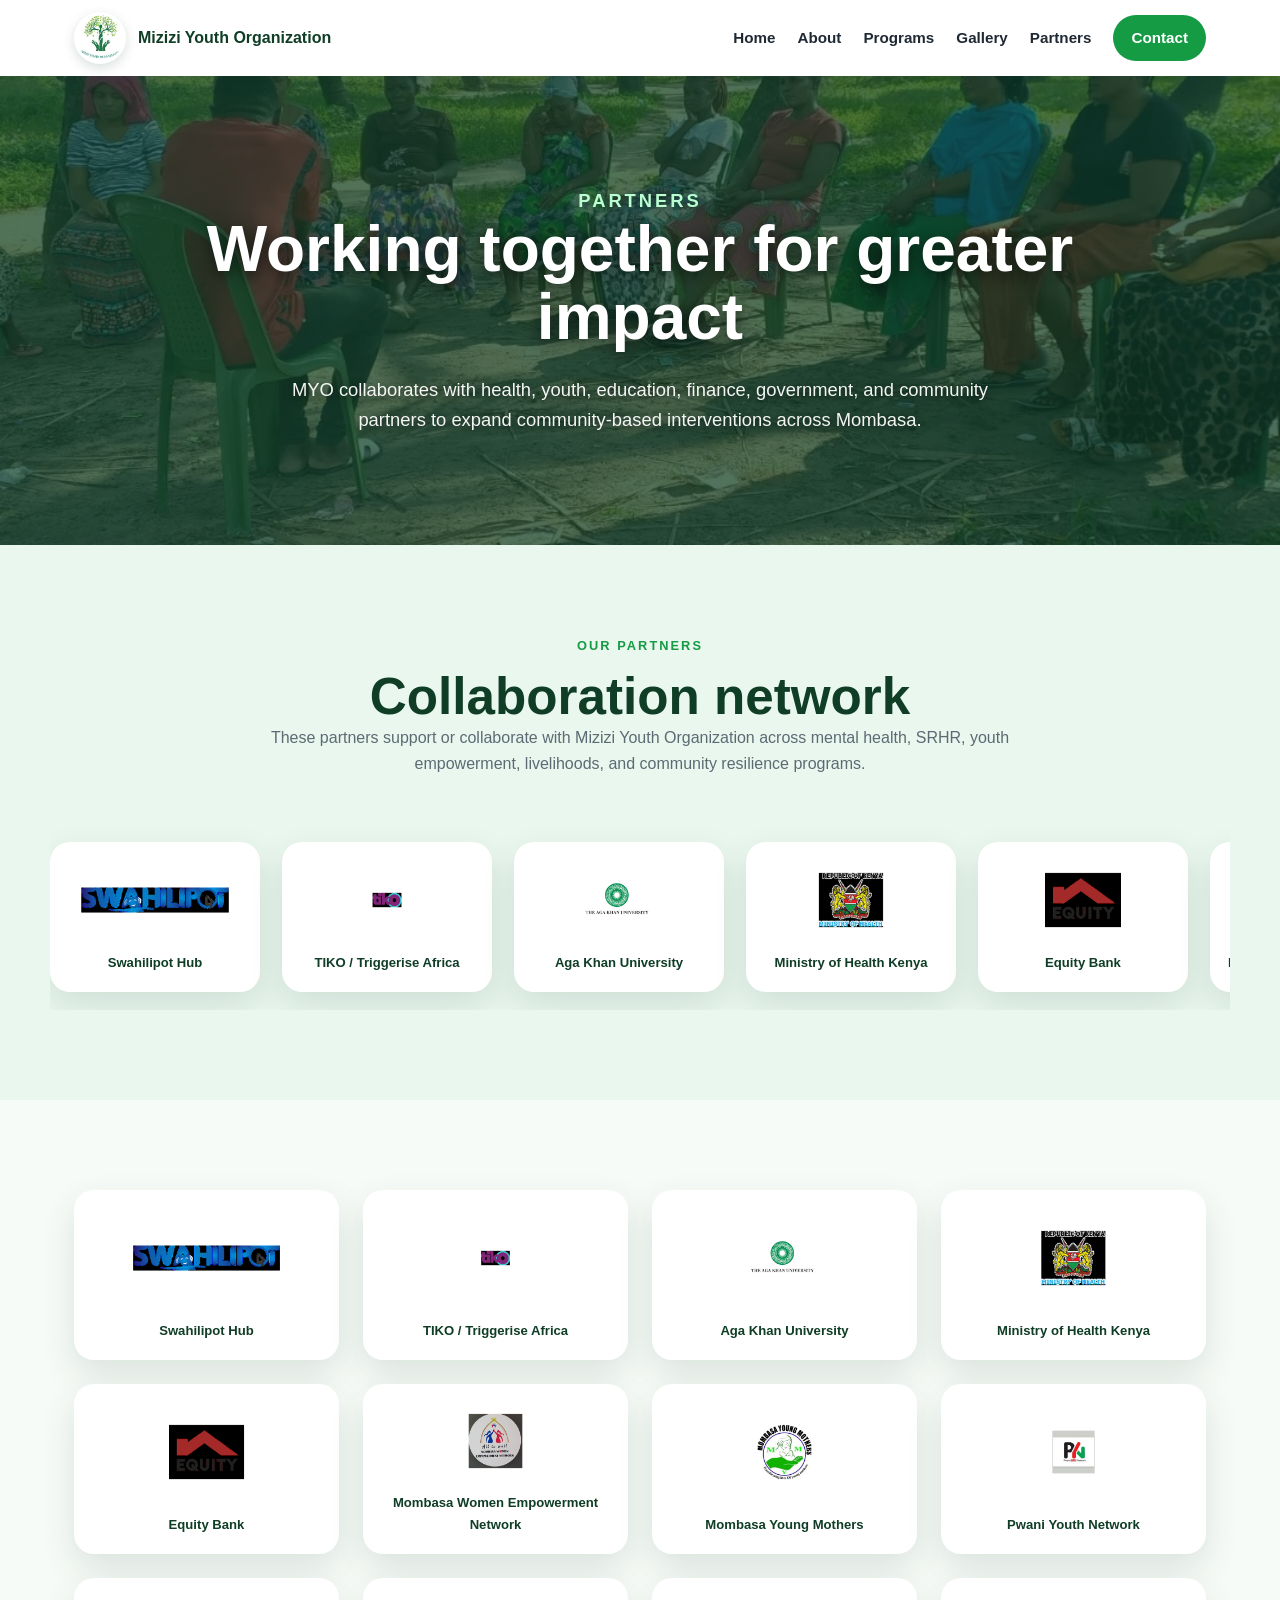
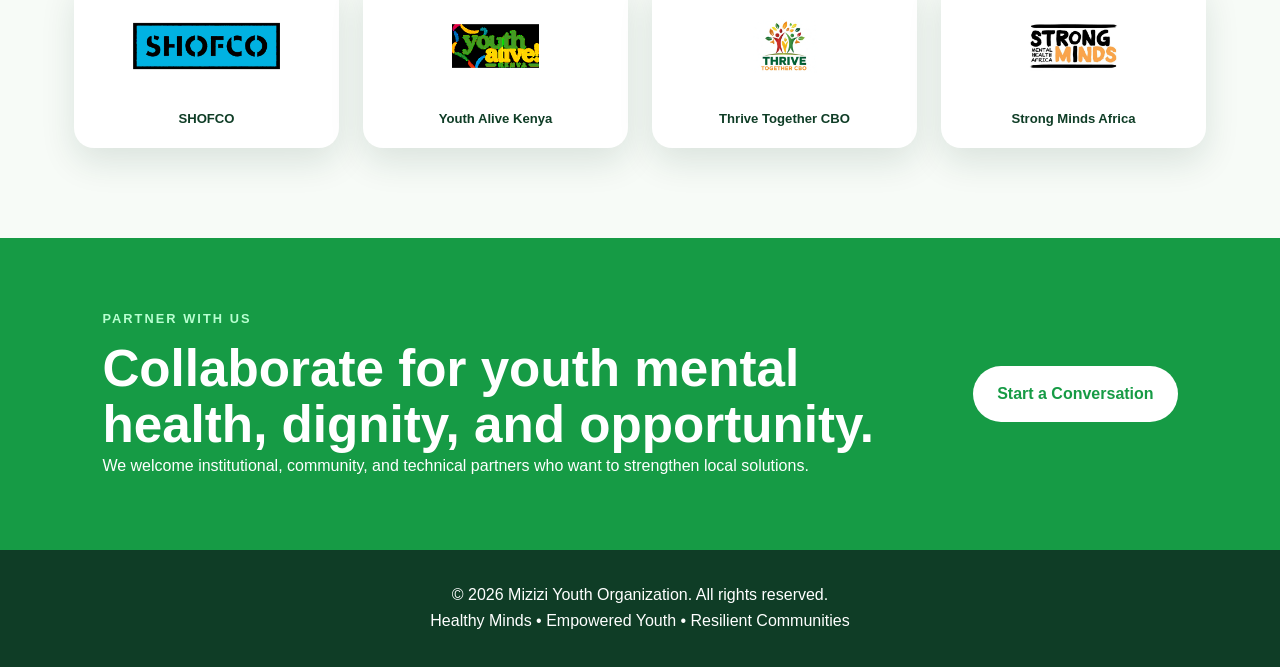
<file: partners.html>
<!DOCTYPE html>
<html lang="en"><head><meta charset="UTF-8" /><meta name="viewport" content="width=device-width, initial-scale=1.0" /><title>Partners | Mizizi Youth Organization</title><meta name="description" content="MYO partners and collaborators." /><link rel="stylesheet" href="css/style.css" /></head>
<body><header class="site-header"><nav class="navbar"><a href="index.html" class="brand"><img src="assets/images/mizizi-logo.png" alt="Mizizi Youth Organization logo" class="brand-logo" /><span>Mizizi Youth Organization</span></a><button class="menu-toggle" id="menuToggle" aria-label="Open navigation">☰</button><div class="nav-links" id="navLinks"><a href="index.html">Home</a><a href="about.html">About</a><a href="programs.html">Programs</a><a href="gallery.html">Gallery</a><a href="partners.html">Partners</a><a href="contact.html" class="nav-cta">Contact</a></div></nav></header>
<main><section class="page-hero"><p class="eyebrow">Partners</p><h1>Working together for greater impact</h1><p>MYO collaborates with health, youth, education, finance, government, and community partners to expand community-based interventions across Mombasa.</p></section>
<section class="section light"><div class="section-heading"><p class="eyebrow">Our Partners</p><h2>Collaboration network</h2><p>These partners support or collaborate with Mizizi Youth Organization across mental health, SRHR, youth empowerment, livelihoods, and community resilience programs.</p></div><div class="partner-marquee" aria-label="Mizizi partner logos">
  <div class="partner-track">
    <div class="partner-logo"><img src="assets/images/partners/swahilipot-hub.png" alt="Swahilipot Hub logo"><span>Swahilipot Hub</span></div>
<div class="partner-logo"><img src="assets/images/partners/tiko-triggerise.png" alt="TIKO / Triggerise Africa logo"><span>TIKO / Triggerise Africa</span></div>
<div class="partner-logo"><img src="assets/images/partners/aga-khan-university.png" alt="Aga Khan University logo"><span>Aga Khan University</span></div>
<div class="partner-logo"><img src="assets/images/partners/ministry-of-health.png" alt="Ministry of Health Kenya logo"><span>Ministry of Health Kenya</span></div>
<div class="partner-logo"><img src="assets/images/partners/equity-bank.png" alt="Equity Bank logo"><span>Equity Bank</span></div>
<div class="partner-logo"><img src="assets/images/partners/mombasa-women-empowerment-network.png" alt="Mombasa Women Empowerment Network logo"><span>Mombasa Women Empowerment Network</span></div>
<div class="partner-logo"><img src="assets/images/partners/mombasa-young-mothers.png" alt="Mombasa Young Mothers logo"><span>Mombasa Young Mothers</span></div>
<div class="partner-logo"><img src="assets/images/partners/pwani-youth-network.png" alt="Pwani Youth Network logo"><span>Pwani Youth Network</span></div>
<div class="partner-logo"><img src="assets/images/partners/shofco.png" alt="SHOFCO logo"><span>SHOFCO</span></div>
<div class="partner-logo"><img src="assets/images/partners/youth-alive-kenya.png" alt="Youth Alive Kenya logo"><span>Youth Alive Kenya</span></div>
<div class="partner-logo"><img src="assets/images/partners/thrive-together-cbo.png" alt="Thrive Together CBO logo"><span>Thrive Together CBO</span></div>
<div class="partner-logo"><img src="assets/images/partners/strong-minds-africa.png" alt="Strong Minds Africa logo"><span>Strong Minds Africa</span></div>
    <div class="partner-logo"><img src="assets/images/partners/swahilipot-hub.png" alt="Swahilipot Hub logo"><span>Swahilipot Hub</span></div>
<div class="partner-logo"><img src="assets/images/partners/tiko-triggerise.png" alt="TIKO / Triggerise Africa logo"><span>TIKO / Triggerise Africa</span></div>
<div class="partner-logo"><img src="assets/images/partners/aga-khan-university.png" alt="Aga Khan University logo"><span>Aga Khan University</span></div>
<div class="partner-logo"><img src="assets/images/partners/ministry-of-health.png" alt="Ministry of Health Kenya logo"><span>Ministry of Health Kenya</span></div>
<div class="partner-logo"><img src="assets/images/partners/equity-bank.png" alt="Equity Bank logo"><span>Equity Bank</span></div>
<div class="partner-logo"><img src="assets/images/partners/mombasa-women-empowerment-network.png" alt="Mombasa Women Empowerment Network logo"><span>Mombasa Women Empowerment Network</span></div>
<div class="partner-logo"><img src="assets/images/partners/mombasa-young-mothers.png" alt="Mombasa Young Mothers logo"><span>Mombasa Young Mothers</span></div>
<div class="partner-logo"><img src="assets/images/partners/pwani-youth-network.png" alt="Pwani Youth Network logo"><span>Pwani Youth Network</span></div>
<div class="partner-logo"><img src="assets/images/partners/shofco.png" alt="SHOFCO logo"><span>SHOFCO</span></div>
<div class="partner-logo"><img src="assets/images/partners/youth-alive-kenya.png" alt="Youth Alive Kenya logo"><span>Youth Alive Kenya</span></div>
<div class="partner-logo"><img src="assets/images/partners/thrive-together-cbo.png" alt="Thrive Together CBO logo"><span>Thrive Together CBO</span></div>
<div class="partner-logo"><img src="assets/images/partners/strong-minds-africa.png" alt="Strong Minds Africa logo"><span>Strong Minds Africa</span></div>
  </div>
</div></section>
<section class="section"><div class="partner-logo-grid"><div class="partner-logo"><img src="assets/images/partners/swahilipot-hub.png" alt="Swahilipot Hub logo"><span>Swahilipot Hub</span></div>
<div class="partner-logo"><img src="assets/images/partners/tiko-triggerise.png" alt="TIKO / Triggerise Africa logo"><span>TIKO / Triggerise Africa</span></div>
<div class="partner-logo"><img src="assets/images/partners/aga-khan-university.png" alt="Aga Khan University logo"><span>Aga Khan University</span></div>
<div class="partner-logo"><img src="assets/images/partners/ministry-of-health.png" alt="Ministry of Health Kenya logo"><span>Ministry of Health Kenya</span></div>
<div class="partner-logo"><img src="assets/images/partners/equity-bank.png" alt="Equity Bank logo"><span>Equity Bank</span></div>
<div class="partner-logo"><img src="assets/images/partners/mombasa-women-empowerment-network.png" alt="Mombasa Women Empowerment Network logo"><span>Mombasa Women Empowerment Network</span></div>
<div class="partner-logo"><img src="assets/images/partners/mombasa-young-mothers.png" alt="Mombasa Young Mothers logo"><span>Mombasa Young Mothers</span></div>
<div class="partner-logo"><img src="assets/images/partners/pwani-youth-network.png" alt="Pwani Youth Network logo"><span>Pwani Youth Network</span></div>
<div class="partner-logo"><img src="assets/images/partners/shofco.png" alt="SHOFCO logo"><span>SHOFCO</span></div>
<div class="partner-logo"><img src="assets/images/partners/youth-alive-kenya.png" alt="Youth Alive Kenya logo"><span>Youth Alive Kenya</span></div>
<div class="partner-logo"><img src="assets/images/partners/thrive-together-cbo.png" alt="Thrive Together CBO logo"><span>Thrive Together CBO</span></div>
<div class="partner-logo"><img src="assets/images/partners/strong-minds-africa.png" alt="Strong Minds Africa logo"><span>Strong Minds Africa</span></div></div></section>
<section class="cta-band"><div><p class="eyebrow">Partner with us</p><h2>Collaborate for youth mental health, dignity, and opportunity.</h2><p>We welcome institutional, community, and technical partners who want to strengthen local solutions.</p></div><a href="contact.html" class="btn btn-light">Start a Conversation</a></section></main>
<footer class="site-footer"><p>© 2026 Mizizi Youth Organization. All rights reserved.</p><p>Healthy Minds • Empowered Youth • Resilient Communities</p></footer><script src="js/main.js"></script></body></html>
</file>
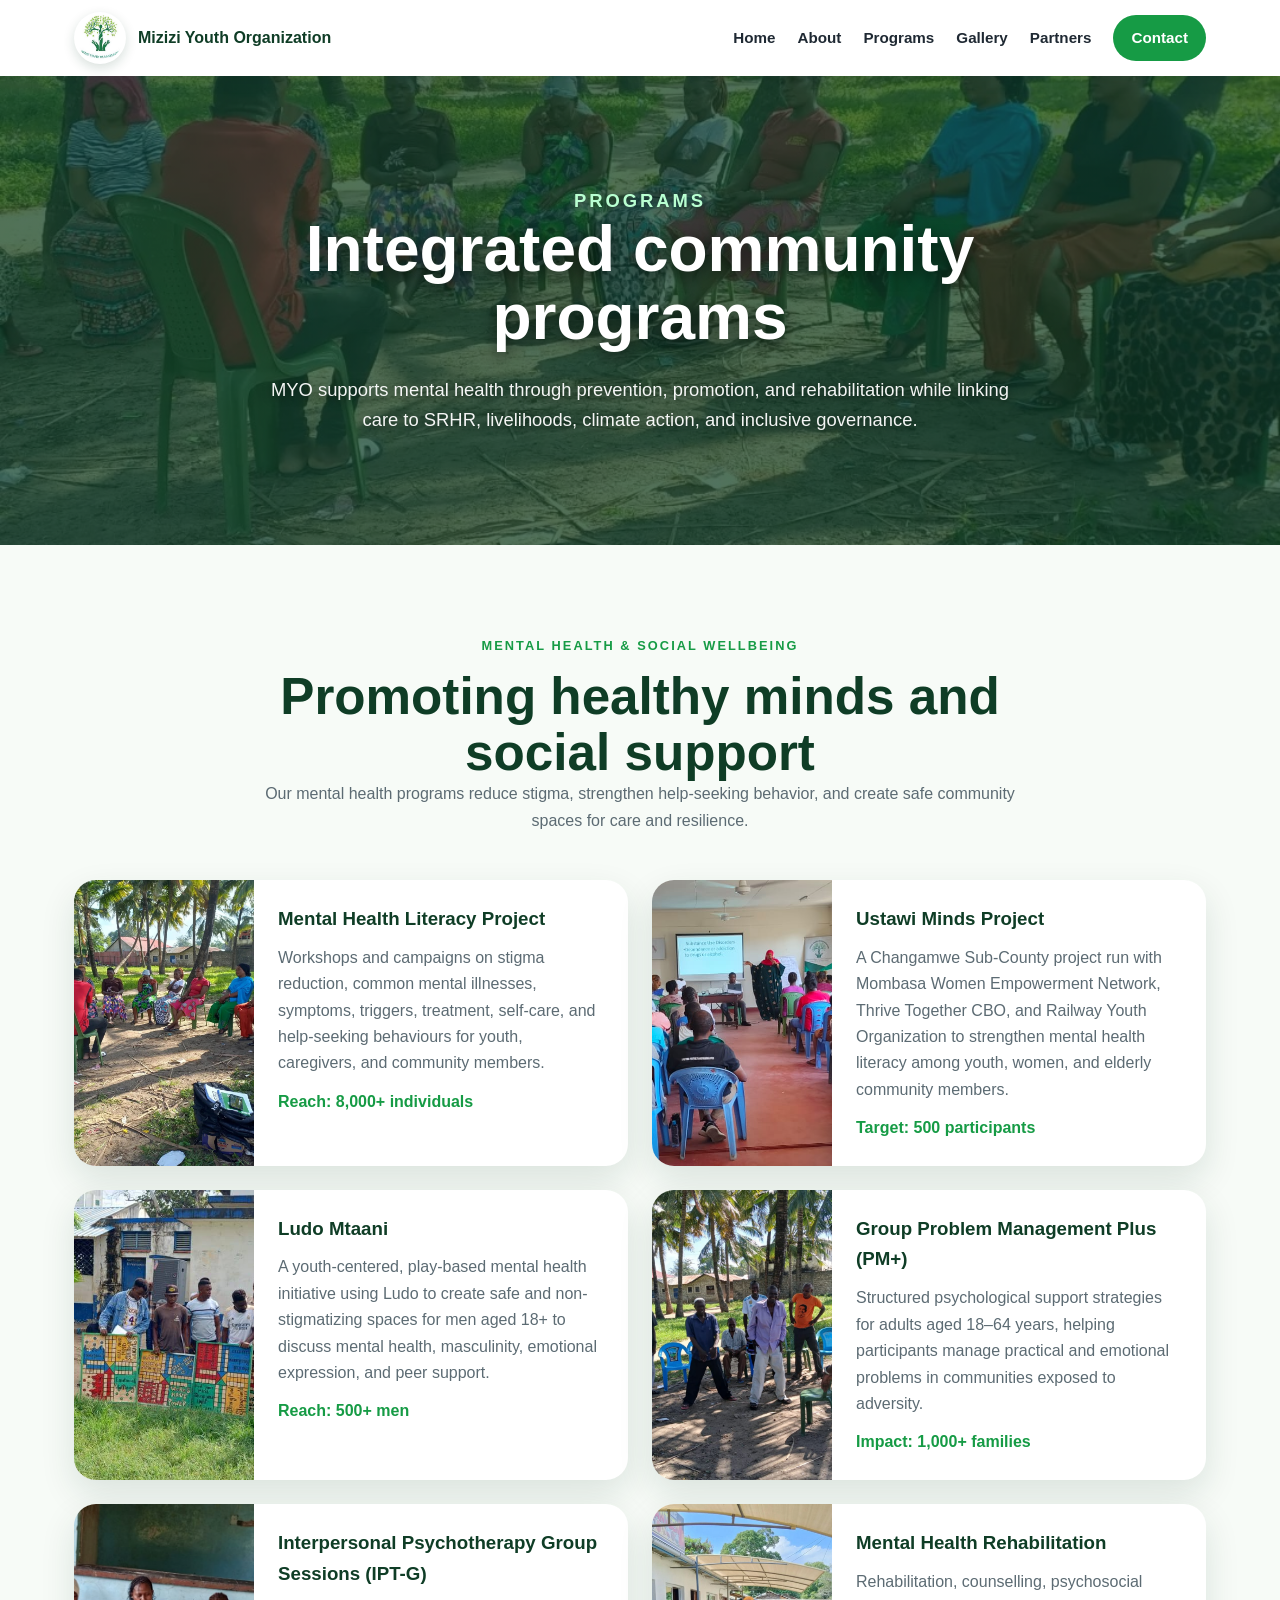
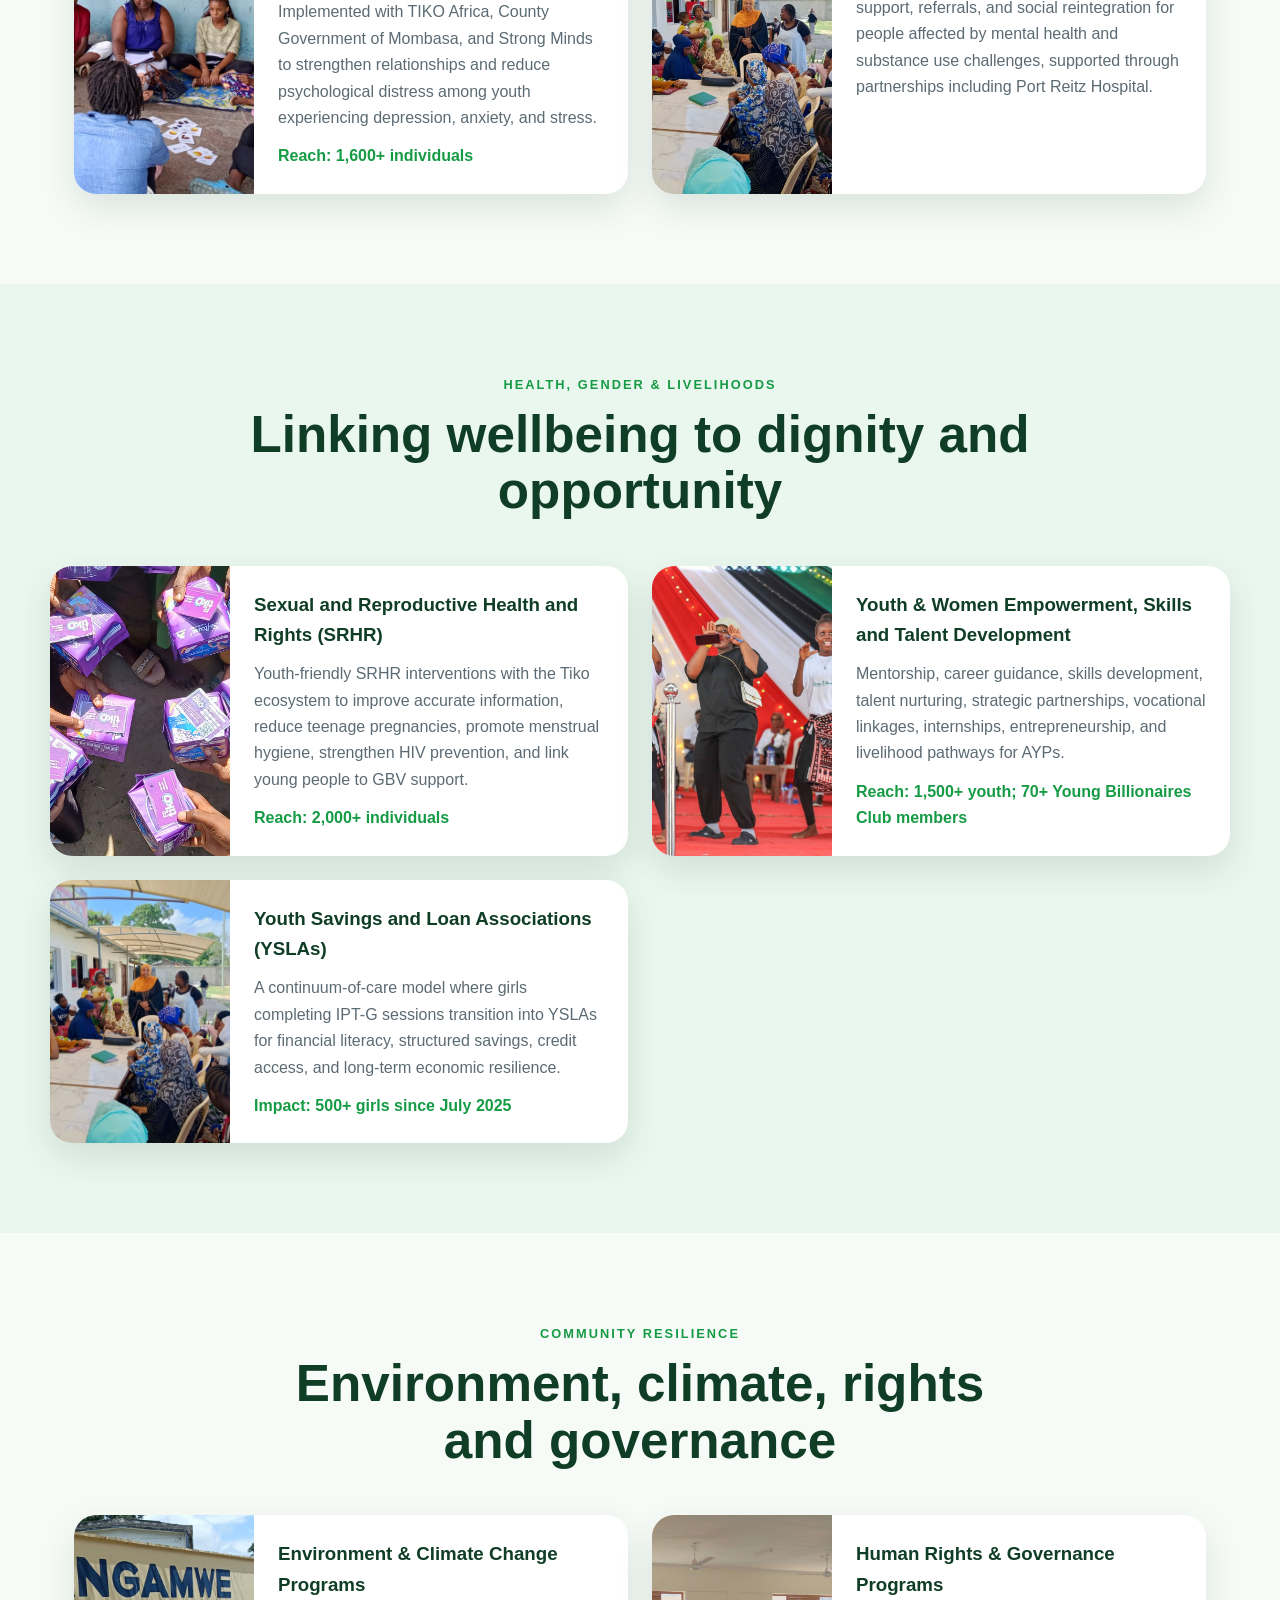
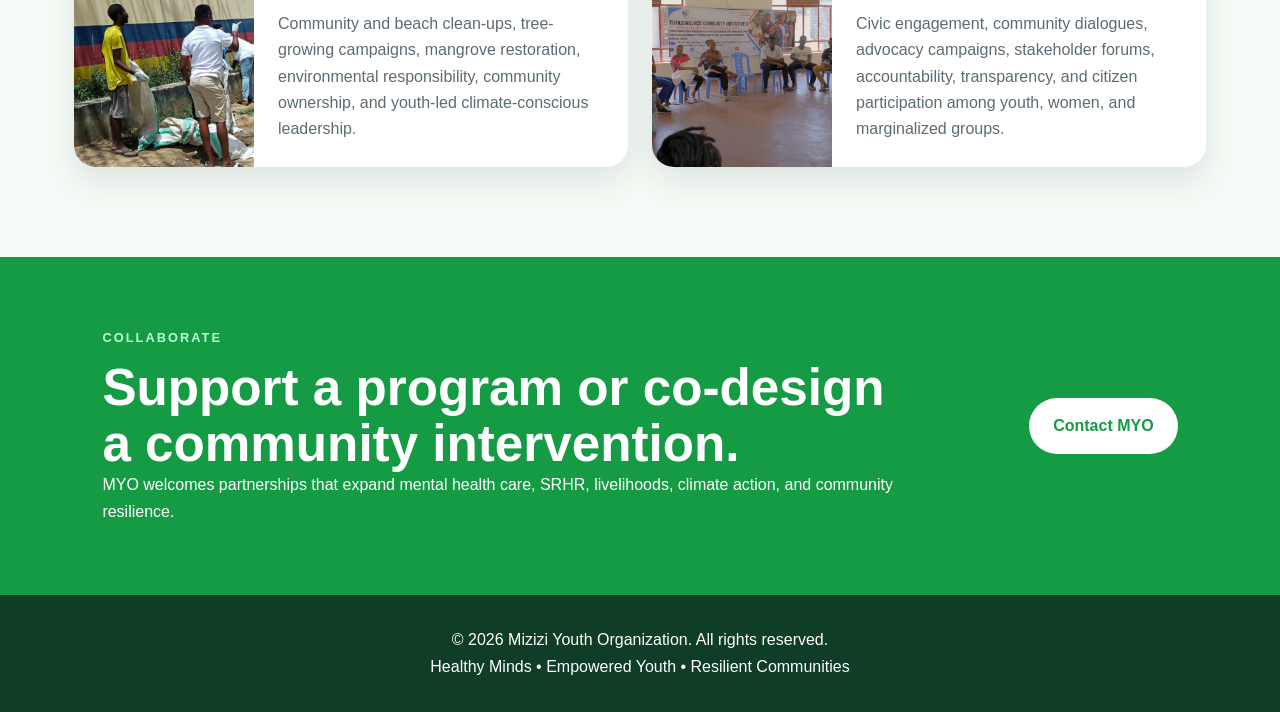
<file: programs.html>
<!DOCTYPE html>
<html lang="en">
<head>
  <meta charset="UTF-8" />
  <meta name="viewport" content="width=device-width, initial-scale=1.0" />
  <title>Programs | Mizizi Youth Organization</title>
  <meta name="description" content="MYO programs in mental health, SRHR, rehabilitation, livelihoods, environment, and governance." />
  <link rel="stylesheet" href="css/style.css" />
</head>
<body>
<header class="site-header">
  <nav class="navbar">
    <a href="index.html" class="brand"><img src="assets/images/mizizi-logo.png" alt="Mizizi Youth Organization logo" class="brand-logo" /><span>Mizizi Youth Organization</span></a>
    <button class="menu-toggle" id="menuToggle" aria-label="Open navigation">☰</button>
    <div class="nav-links" id="navLinks"><a href="index.html">Home</a><a href="about.html">About</a><a href="programs.html">Programs</a><a href="gallery.html">Gallery</a><a href="partners.html">Partners</a><a href="contact.html" class="nav-cta">Contact</a></div>
  </nav>
</header>
<main>
<section class="page-hero programs-hero"><p class="eyebrow">Programs</p><h1>Integrated community programs</h1><p>MYO supports mental health through prevention, promotion, and rehabilitation while linking care to SRHR, livelihoods, climate action, and inclusive governance.</p></section>
<section class="section">
  <div class="section-heading"><p class="eyebrow">Mental Health & Social Wellbeing</p><h2>Promoting healthy minds and social support</h2><p>Our mental health programs reduce stigma, strengthen help-seeking behavior, and create safe community spaces for care and resilience.</p></div>
  <div class="program-detail-grid">
    <article class="program-detail-card"><img src="assets/images/gallery/gallery1.jpeg" alt="Community mental health literacy session"><div><h3>Mental Health Literacy Project</h3><p>Workshops and campaigns on stigma reduction, common mental illnesses, symptoms, triggers, treatment, self-care, and help-seeking behaviours for youth, caregivers, and community members.</p><strong>Reach: 8,000+ individuals</strong></div></article>
    <article class="program-detail-card"><img src="assets/images/gallery/ustawi/ustawi-1.jpg" alt="Ustawi Minds community session"><div><h3>Ustawi Minds Project</h3><p>A Changamwe Sub-County project run with Mombasa Women Empowerment Network, Thrive Together CBO, and Railway Youth Organization to strengthen mental health literacy among youth, women, and elderly community members.</p><strong>Target: 500 participants</strong></div></article>
    <article class="program-detail-card"><img src="assets/images/programs/ludo-mental-health.jpg" alt="Ludo Mtaani"><div><h3>Ludo Mtaani</h3><p>A youth-centered, play-based mental health initiative using Ludo to create safe and non-stigmatizing spaces for men aged 18+ to discuss mental health, masculinity, emotional expression, and peer support.</p><strong>Reach: 500+ men</strong></div></article>
    <article class="program-detail-card"><img src="assets/images/gallery/group-pm/group-pm-1.jpg" alt="Group Problem Management Plus session"><div><h3>Group Problem Management Plus (PM+)</h3><p>Structured psychological support strategies for adults aged 18–64 years, helping participants manage practical and emotional problems in communities exposed to adversity.</p><strong>Impact: 1,000+ families</strong></div></article>
    <article class="program-detail-card"><img src="assets/images/gallery/iptg/iptg-2.jpg" alt="Interpersonal Psychotherapy Group session"><div><h3>Interpersonal Psychotherapy Group Sessions (IPT-G)</h3><p>Implemented with TIKO Africa, County Government of Mombasa, and Strong Minds to strengthen relationships and reduce psychological distress among youth experiencing depression, anxiety, and stress.</p><strong>Reach: 1,600+ individuals</strong></div></article>
    <article class="program-detail-card"><img src="assets/images/programs/ysla.jpg" alt="Mental health rehabilitation and reintegration support"><div><h3>Mental Health Rehabilitation</h3><p>Rehabilitation, counselling, psychosocial support, referrals, and social reintegration for people affected by mental health and substance use challenges, supported through partnerships including Port Reitz Hospital.</p></div></article>
  </div>
</section>
<section class="section light">
  <div class="section-heading"><p class="eyebrow">Health, Gender & Livelihoods</p><h2>Linking wellbeing to dignity and opportunity</h2></div>
  <div class="program-detail-grid">
    <article class="program-detail-card"><img src="assets/images/programs/srhr-program.jpg" alt="SRHR menstrual hygiene support"><div><h3>Sexual and Reproductive Health and Rights (SRHR)</h3><p>Youth-friendly SRHR interventions with the Tiko ecosystem to improve accurate information, reduce teenage pregnancies, promote menstrual hygiene, strengthen HIV prevention, and link young people to GBV support.</p><strong>Reach: 2,000+ individuals</strong></div></article>
    <article class="program-detail-card"><img src="assets/images/programs/young-billionaires.jpg" alt="Young Billionaires Club talent performance"><div><h3>Youth & Women Empowerment, Skills and Talent Development</h3><p>Mentorship, career guidance, skills development, talent nurturing, strategic partnerships, vocational linkages, internships, entrepreneurship, and livelihood pathways for AYPs.</p><strong>Reach: 1,500+ youth; 70+ Young Billionaires Club members</strong></div></article>
    <article class="program-detail-card"><img src="assets/images/programs/ysla.jpg" alt="Youth Savings and Loan Associations"><div><h3>Youth Savings and Loan Associations (YSLAs)</h3><p>A continuum-of-care model where girls completing IPT-G sessions transition into YSLAs for financial literacy, structured savings, credit access, and long-term economic resilience.</p><strong>Impact: 500+ girls since July 2025</strong></div></article>
  </div>
</section>
<section class="section">
  <div class="section-heading"><p class="eyebrow">Community Resilience</p><h2>Environment, climate, rights and governance</h2></div>
  <div class="program-detail-grid">
    <article class="program-detail-card"><img src="assets/images/gallery/environment/environment-5.jpg" alt="Youth-led environmental cleanup"><div><h3>Environment & Climate Change Programs</h3><p>Community and beach clean-ups, tree-growing campaigns, mangrove restoration, environmental responsibility, community ownership, and youth-led climate-conscious leadership.</p></div></article>
    <article class="program-detail-card"><img src="assets/images/programs/governance.jpg" alt="Human rights and governance community engagement"><div><h3>Human Rights & Governance Programs</h3><p>Civic engagement, community dialogues, advocacy campaigns, stakeholder forums, accountability, transparency, and citizen participation among youth, women, and marginalized groups.</p></div></article>
  </div>
</section>
<section class="cta-band"><div><p class="eyebrow">Collaborate</p><h2>Support a program or co-design a community intervention.</h2><p>MYO welcomes partnerships that expand mental health care, SRHR, livelihoods, climate action, and community resilience.</p></div><a href="contact.html" class="btn btn-light">Contact MYO</a></section>
</main>
<footer class="site-footer"><p>© 2026 Mizizi Youth Organization. All rights reserved.</p><p>Healthy Minds • Empowered Youth • Resilient Communities</p></footer><script src="js/main.js"></script>
</body></html>
</file>
<file: css/style.css>
:root {
  --green: #169b45;
  --deep-green: #0f3d26;
  --mint: #eaf7ef;
  --dark: #1f2933;
  --muted: #5c6b73;
  --white: #ffffff;
  --soft: #f7fbf7;
  --shadow: 0 14px 35px rgba(15, 61, 38, 0.12);
  --radius: 22px;
}
*{margin:0;padding:0;box-sizing:border-box} html{scroll-behavior:smooth} body{font-family:Arial,Helvetica,sans-serif;background:var(--soft);color:var(--dark);line-height:1.65} img{max-width:100%;display:block} a{text-decoration:none}.center{text-align:center;margin-top:30px}.site-header{position:sticky;top:0;z-index:1000;background:rgba(255,255,255,.95);backdrop-filter:blur(10px);box-shadow:0 4px 18px rgba(0,0,0,.06)}.navbar{max-width:1180px;margin:auto;padding:12px 24px;display:flex;justify-content:space-between;align-items:center}.brand{display:flex;gap:12px;align-items:center;color:var(--deep-green);font-weight:800}.brand-logo{width:52px;height:52px;border-radius:50%;object-fit:contain;background:#fff;padding:3px;box-shadow:0 4px 12px rgba(15,61,38,.16)}.nav-links{display:flex;gap:22px;align-items:center}.nav-links a{color:var(--dark);font-weight:700;font-size:.95rem}.nav-links a:hover{color:var(--green)}.nav-cta{background:var(--green);color:white!important;padding:10px 18px;border-radius:999px}.menu-toggle{display:none;border:0;background:transparent;font-size:1.8rem;color:var(--deep-green);cursor:pointer}.hero,.page-hero{position:relative;display:grid;place-items:center;text-align:center;color:#fff;padding:110px 24px;background-size:cover;background-position:center}.hero{min-height:86vh;background-image:linear-gradient(rgba(15,61,38,.60),rgba(15,61,38,.60)),url("../assets/images/hero.jpeg?v=5");transition:background-image 1s ease-in-out}.page-hero{min-height:44vh;background-image:linear-gradient(rgba(15,61,38,.72),rgba(15,61,38,.72)),url("../assets/images/hero.jpeg?v=5")}.hero-content,.page-hero>*{max-width:980px;position:relative;z-index:2}.eyebrow{color:var(--green);text-transform:uppercase;font-size:.8rem;letter-spacing:.16em;font-weight:900;margin-bottom:12px}.hero .eyebrow,.page-hero .eyebrow,.cta-band .eyebrow{color:#b9ffd1}.hero h1,.page-hero h1{font-size:clamp(2.35rem,6vw,5.2rem);line-height:1.05;margin-bottom:24px;text-shadow:0 4px 15px rgba(0,0,0,.6)}.page-hero h1{font-size:clamp(2.2rem,5vw,4.3rem)}.hero p,.page-hero p{max-width:760px;margin:auto;font-size:1.15rem;color:rgba(255,255,255,.95);text-shadow:0 2px 8px rgba(0,0,0,.5)}.hero-actions{margin-top:34px;display:flex;gap:15px;justify-content:center;flex-wrap:wrap}.btn{display:inline-flex;align-items:center;justify-content:center;padding:13px 22px;border-radius:999px;font-weight:800;border:2px solid transparent;cursor:pointer}.btn-primary{background:var(--green);color:white}.btn-secondary{border-color:white;color:white}.btn-light{background:white;color:var(--green)}.text-link{display:inline-block;margin-top:14px;color:var(--green);font-weight:900}.section{max-width:1180px;margin:auto;padding:90px 24px}.light{max-width:none;background:var(--mint)}.light>*{max-width:1180px;margin-left:auto;margin-right:auto}.two-col{display:grid;grid-template-columns:.9fr 1.2fr;gap:60px;align-items:start}h2{color:var(--deep-green);font-size:clamp(2rem,4vw,3.2rem);line-height:1.1}h3{color:var(--deep-green);margin-bottom:10px}p{color:var(--muted)}.section-heading{max-width:780px;margin:0 auto 46px;text-align:center}.mission-grid,.stats-grid,.program-grid,.partners-grid,.gallery-grid,.model-grid,.values-grid,.program-feature-grid,.program-detail-grid,.logo-card-grid{display:grid;gap:24px}.mission-grid{grid-template-columns:repeat(3,1fr)}.mission-grid article,.program-card,.stat,.partners-grid span,.contact-form,.model-grid article,.feature-card,.program-detail-card,.logo-card{background:white;padding:28px;border-radius:var(--radius);box-shadow:var(--shadow)}.stats-grid{grid-template-columns:repeat(4,1fr)}.stat span{display:block;color:var(--green);font-size:2.45rem;font-weight:900;line-height:1;margin-bottom:12px}.model-grid{grid-template-columns:repeat(4,1fr)}.model-grid.three{grid-template-columns:repeat(3,1fr)}.model-grid span{display:inline-grid;place-items:center;width:42px;height:42px;border-radius:50%;background:var(--mint);color:var(--green);font-weight:900;margin-bottom:16px}.program-feature-grid{grid-template-columns:repeat(3,1fr)}.feature-card,.program-detail-card{padding:0;overflow:hidden}.feature-card img{height:220px;width:100%;object-fit:cover}.feature-card div{padding:26px}.program-detail-grid{grid-template-columns:repeat(2,1fr)}.program-detail-card{display:grid;grid-template-columns:180px 1fr}.program-detail-card img{height:100%;width:100%;object-fit:cover}.program-detail-card div{padding:24px}.program-card{border-top:5px solid var(--green)}.gallery-section{max-width:none;background:var(--deep-green)}.gallery-section .section-heading,.gallery-section .gallery-grid{max-width:1180px;margin-left:auto;margin-right:auto}.gallery-section h2,.gallery-section .section-heading p{color:white}.gallery-grid{grid-template-columns:repeat(3,1fr)}.gallery-grid figure{background:white;border-radius:var(--radius);overflow:hidden;box-shadow:var(--shadow)}.gallery-grid img{height:250px;width:100%;object-fit:cover}.large-gallery img{height:330px}.gallery-grid figcaption{padding:16px;font-weight:800;color:var(--deep-green)}.logo-grid,.compact-logo-grid{display:grid;grid-template-columns:repeat(3,1fr);gap:18px;text-align:center}.logo-grid span,.compact-logo-grid span{background:white;padding:24px;border-radius:var(--radius);font-weight:800;color:var(--deep-green);box-shadow:var(--shadow)}.logo-card-grid{grid-template-columns:repeat(5,1fr)}.logo-card{text-align:center}.logo-placeholder{height:100px;border:2px dashed #b7d4c1;border-radius:16px;display:grid;place-items:center;color:var(--green);font-weight:900;margin-bottom:14px;background:#f7fbf7}.logo-card h3{font-size:.95rem}.values-grid{grid-template-columns:repeat(4,1fr)}.values-grid span{background:#fff;border-radius:999px;padding:16px 20px;text-align:center;font-weight:900;color:var(--deep-green);box-shadow:var(--shadow)}.cta-band{margin:0 auto;background:var(--green);color:white;padding:70px 8%;display:flex;align-items:center;justify-content:space-between;gap:35px}.cta-band h2,.cta-band p{color:white}.cta-band div{max-width:800px}.contact-list{margin-top:24px}.contact-form{display:grid;gap:18px}.contact-form label{display:grid;gap:8px;color:var(--deep-green);font-weight:800}.contact-form input,.contact-form textarea{width:100%;border:1px solid #d8e7dc;border-radius:14px;padding:13px 14px;font:inherit}.form-note{font-size:.85rem}.site-footer{background:var(--deep-green);color:white;text-align:center;padding:32px 24px}.site-footer p{color:white}@media(max-width:980px){.two-col,.mission-grid,.stats-grid,.program-feature-grid,.program-detail-grid,.gallery-grid,.logo-card-grid,.values-grid,.model-grid,.model-grid.three{grid-template-columns:repeat(2,1fr)}.program-detail-card{grid-template-columns:1fr}.program-detail-card img{height:230px}.cta-band{flex-direction:column;align-items:flex-start}.logo-grid,.compact-logo-grid{grid-template-columns:repeat(2,1fr)}}@media(max-width:760px){.menu-toggle{display:block}.nav-links{position:absolute;top:77px;left:0;right:0;background:white;padding:20px 24px;flex-direction:column;align-items:flex-start;display:none;box-shadow:0 15px 25px rgba(0,0,0,.08)}.nav-links.active{display:flex}.two-col,.mission-grid,.stats-grid,.program-feature-grid,.program-detail-grid,.gallery-grid,.logo-card-grid,.values-grid,.model-grid,.model-grid.three,.logo-grid,.compact-logo-grid{grid-template-columns:1fr}.hero{min-height:78vh}.section{padding:70px 20px}.hero h1{font-size:2.5rem}.gallery-grid img,.large-gallery img{height:250px}}

/* Partner logo marquee */
.partners-preview{overflow:hidden}.partner-marquee{width:100%;overflow:hidden;position:relative;padding:18px 0}.partner-track{display:flex;gap:22px;align-items:center;width:max-content;animation:partnerScroll 38s linear infinite}.partner-marquee:hover .partner-track{animation-play-state:paused}.partner-logo{min-width:210px;height:150px;background:#fff;border-radius:20px;box-shadow:var(--shadow);display:flex;flex-direction:column;align-items:center;justify-content:center;padding:18px;text-align:center}.partner-logo img{max-width:170px;max-height:80px;object-fit:contain;margin:auto}.partner-logo span{font-size:.82rem;font-weight:900;color:var(--deep-green);margin-top:12px}.partner-logo-grid{display:grid;grid-template-columns:repeat(4,1fr);gap:24px}.partner-logo-grid .partner-logo{width:100%;min-width:0;height:170px}.program-detail-card strong{display:block;margin-top:12px;color:var(--green)}@keyframes partnerScroll{from{transform:translateX(0)}to{transform:translateX(-50%)}}@media(max-width:980px){.partner-logo-grid{grid-template-columns:repeat(3,1fr)}}@media(max-width:760px){.partner-logo-grid{grid-template-columns:repeat(2,1fr)}.partner-logo{min-width:190px}.partner-track{animation-duration:45s}}

/* Grouped gallery updates */
.gallery-category .section-heading{margin-bottom:34px}
.gallery-category.light{max-width:none}
.gallery-category.light>.section-heading,.gallery-category.light>.gallery-grid{max-width:1180px;margin-left:auto;margin-right:auto}
.gallery-category.light>.gallery-grid{display:grid}
</file>
